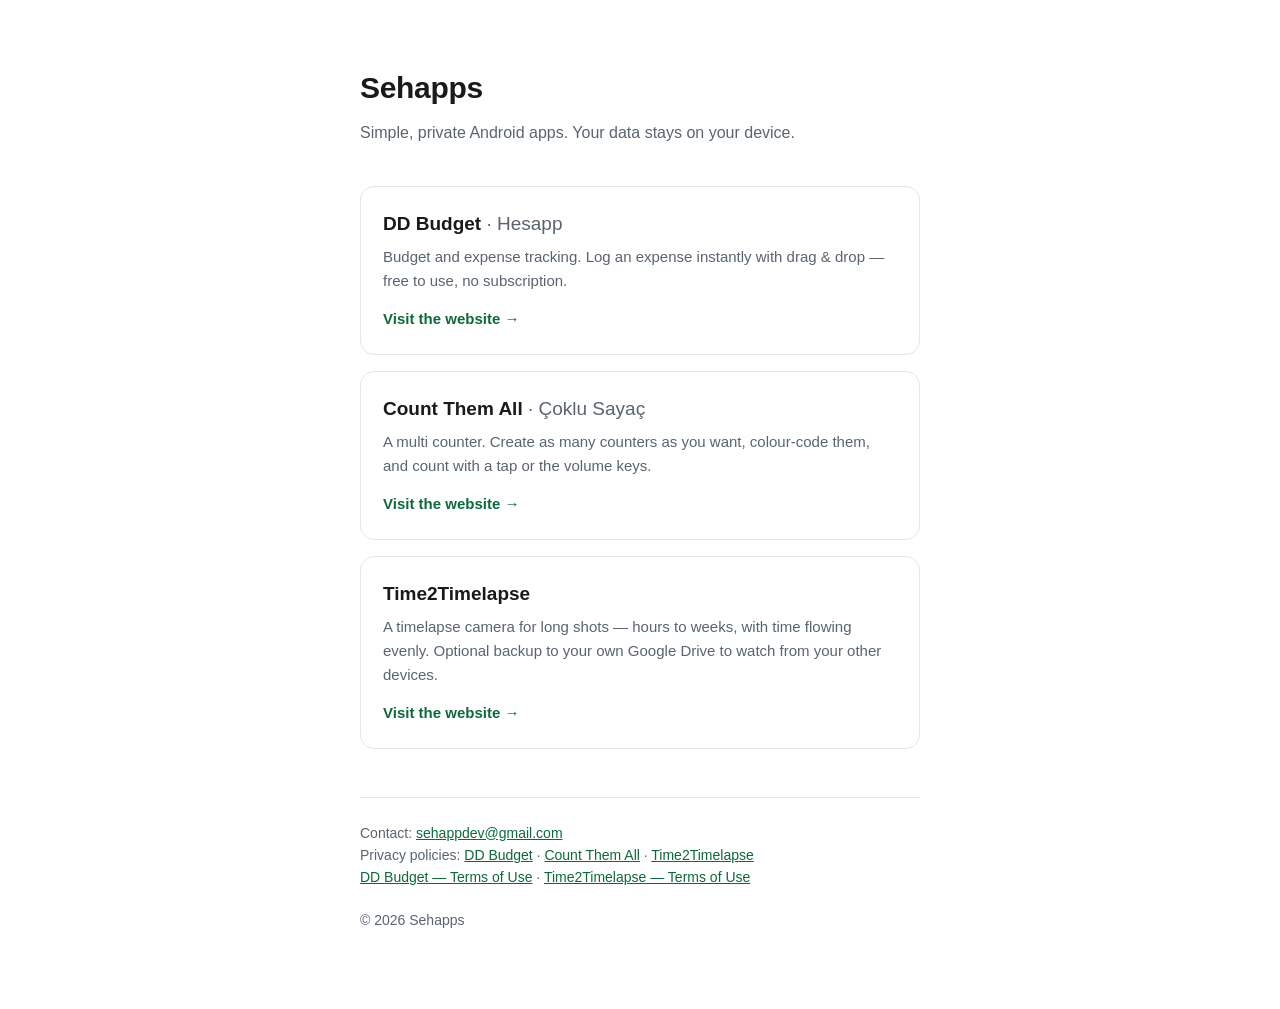
<file: index.html>
<!DOCTYPE html>
<html lang="en">
<head>
<meta charset="UTF-8">
<meta name="viewport" content="width=device-width, initial-scale=1.0">
<title>Sehapps</title>
<meta name="description" content="Sehapps builds simple, private Android apps. Currently: DD Budget / Hesapp, Count Them All and Time2Timelapse.">
<style>
  :root {
    --bg: #ffffff; --fg: #1a1a1a; --muted: #5a6470;
    --accent: #0b6b3a; --accent-fg: #ffffff; --border: #e3e6ea;
  }
  @media (prefers-color-scheme: dark) {
    :root { --bg:#121417; --fg:#e9eaed; --muted:#9aa3ad; --accent:#5fd49b; --accent-fg:#06251a; --border:#2a2f36; }
  }
  * { box-sizing: border-box; }
  body {
    margin: 0; padding: 64px 20px; background: var(--bg); color: var(--fg);
    font-family: -apple-system, BlinkMacSystemFont, "Segoe UI", Roboto, "Helvetica Neue", Arial, sans-serif;
    line-height: 1.6; font-size: 16px;
  }
  main { max-width: 560px; margin: 0 auto; }
  h1 { font-size: 30px; letter-spacing: -0.01em; margin: 0 0 8px; }
  .lede { color: var(--muted); margin: 0 0 40px; }
  .app {
    display: block; border: 1px solid var(--border); border-radius: 14px;
    padding: 22px; margin-bottom: 16px; text-decoration: none; color: inherit;
  }
  .app:last-of-type { margin-bottom: 0; }
  .app:hover { border-color: var(--accent); }
  .app h2 { font-size: 19px; margin: 0 0 6px; }
  .app p { margin: 0; color: var(--muted); font-size: 15px; }
  .go { display: inline-block; margin-top: 14px; color: var(--accent); font-weight: 600; font-size: 15px; }
  footer { margin-top: 48px; padding-top: 24px; border-top: 1px solid var(--border); font-size: 14px; color: var(--muted); }
  footer a { color: var(--accent); }
</style>
</head>
<body>
<main>
  <h1>Sehapps</h1>
  <p class="lede">Simple, private Android apps. Your data stays on your device.</p>

  <a class="app" href="https://sehapps.github.io/dd-budget/">
    <h2>DD Budget <span style="color:var(--muted);font-weight:400">· Hesapp</span></h2>
    <p>Budget and expense tracking. Log an expense instantly with drag &amp; drop — free to use, no subscription.</p>
    <span class="go">Visit the website →</span>
  </a>

  <a class="app" href="https://sehapps.github.io/count-them-all/">
    <h2>Count Them All <span style="color:var(--muted);font-weight:400">· Çoklu Sayaç</span></h2>
    <p>A multi counter. Create as many counters as you want, colour-code them, and count with a tap or the volume keys.</p>
    <span class="go">Visit the website →</span>
  </a>

  <a class="app" href="https://sehapps.github.io/time2timelapse/">
    <h2>Time2Timelapse</h2>
    <p>A timelapse camera for long shots — hours to weeks, with time flowing evenly. Optional backup to your own Google Drive to watch from your other devices.</p>
    <span class="go">Visit the website →</span>
  </a>

  <footer>
    Contact: <a href="mailto:sehappdev@gmail.com">sehappdev@gmail.com</a><br>
    Privacy policies:
    <a href="https://sehapps.github.io/dd-budget/privacy-en.html">DD Budget</a> ·
    <a href="https://sehapps.github.io/count-them-all/privacy-en.html">Count Them All</a> ·
    <a href="https://sehapps.github.io/time2timelapse/privacy-en.html">Time2Timelapse</a><br>
    <a href="https://sehapps.github.io/dd-budget/terms-en.html">DD Budget — Terms of Use</a> ·
    <a href="https://sehapps.github.io/time2timelapse/terms-en.html">Time2Timelapse — Terms of Use</a>
    <p style="margin-top:20px">© 2026 Sehapps</p>
  </footer>
</main>
</body>
</html>
</file>
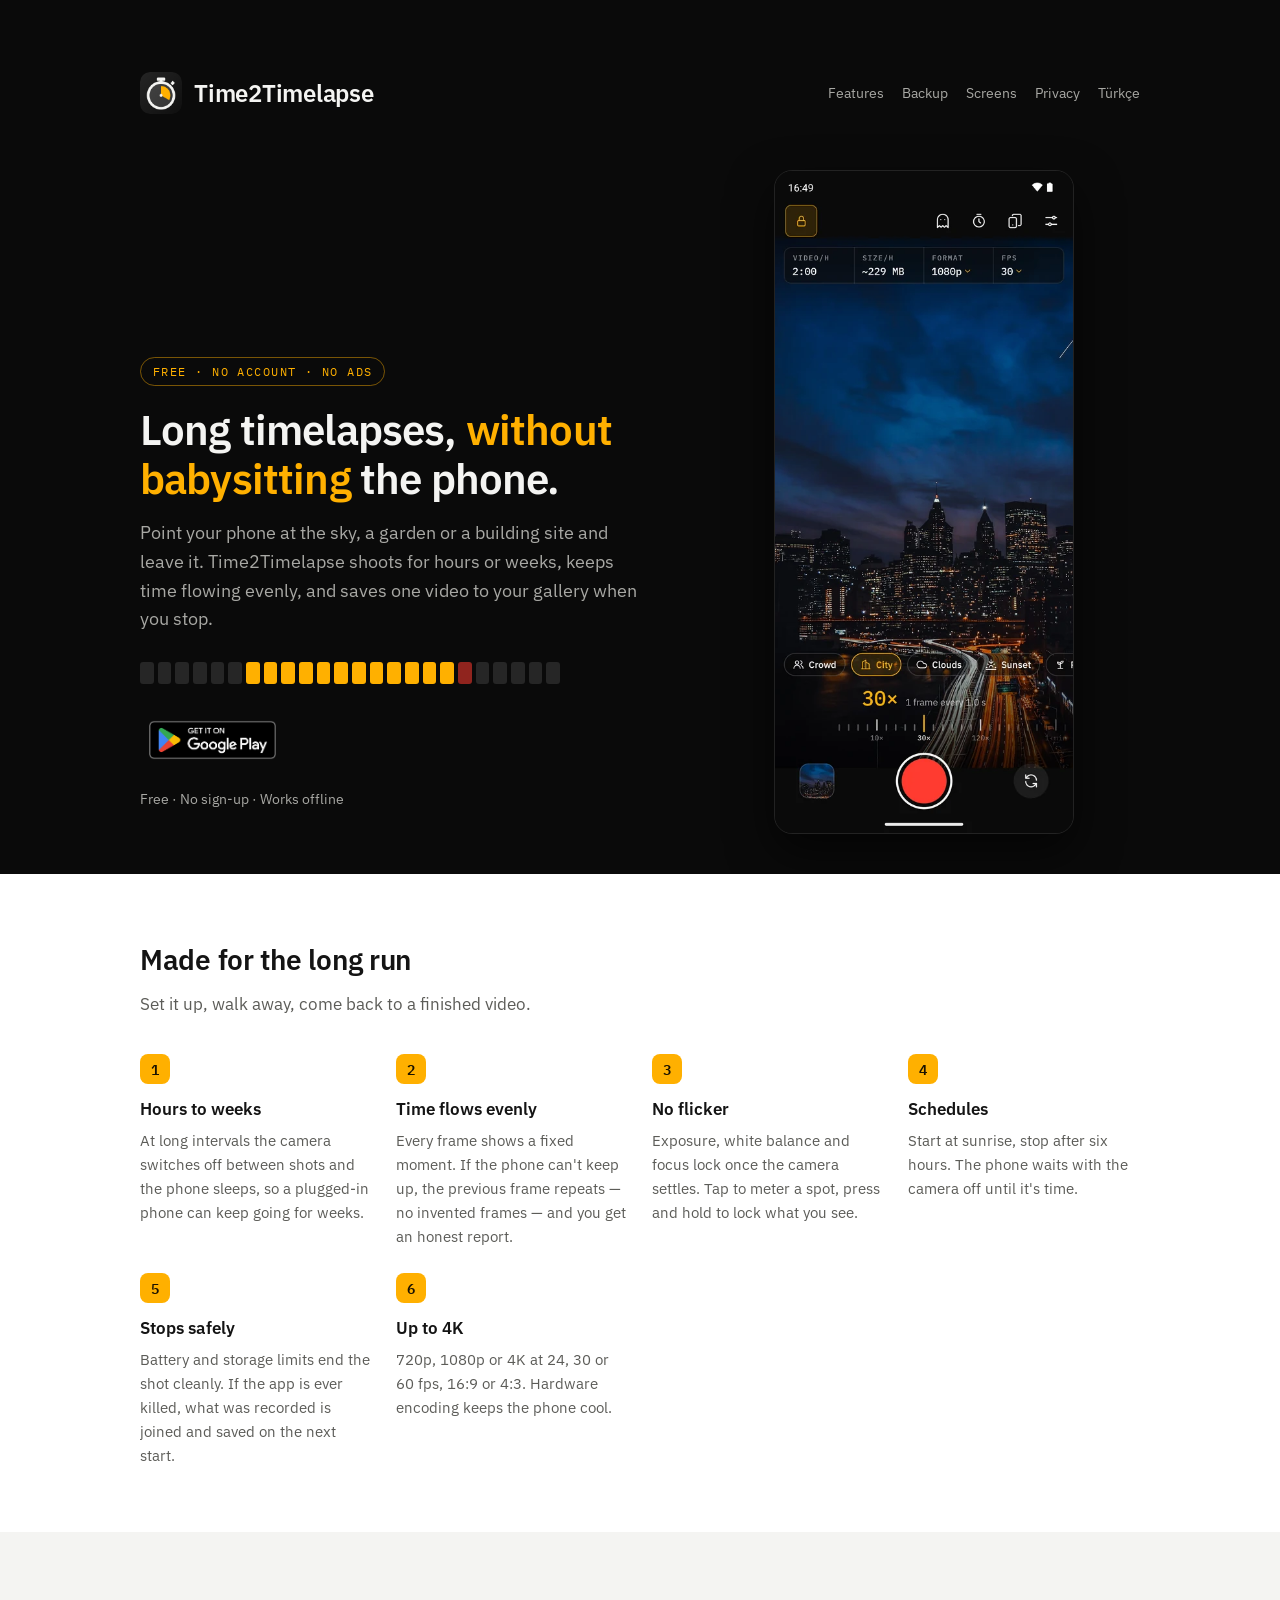
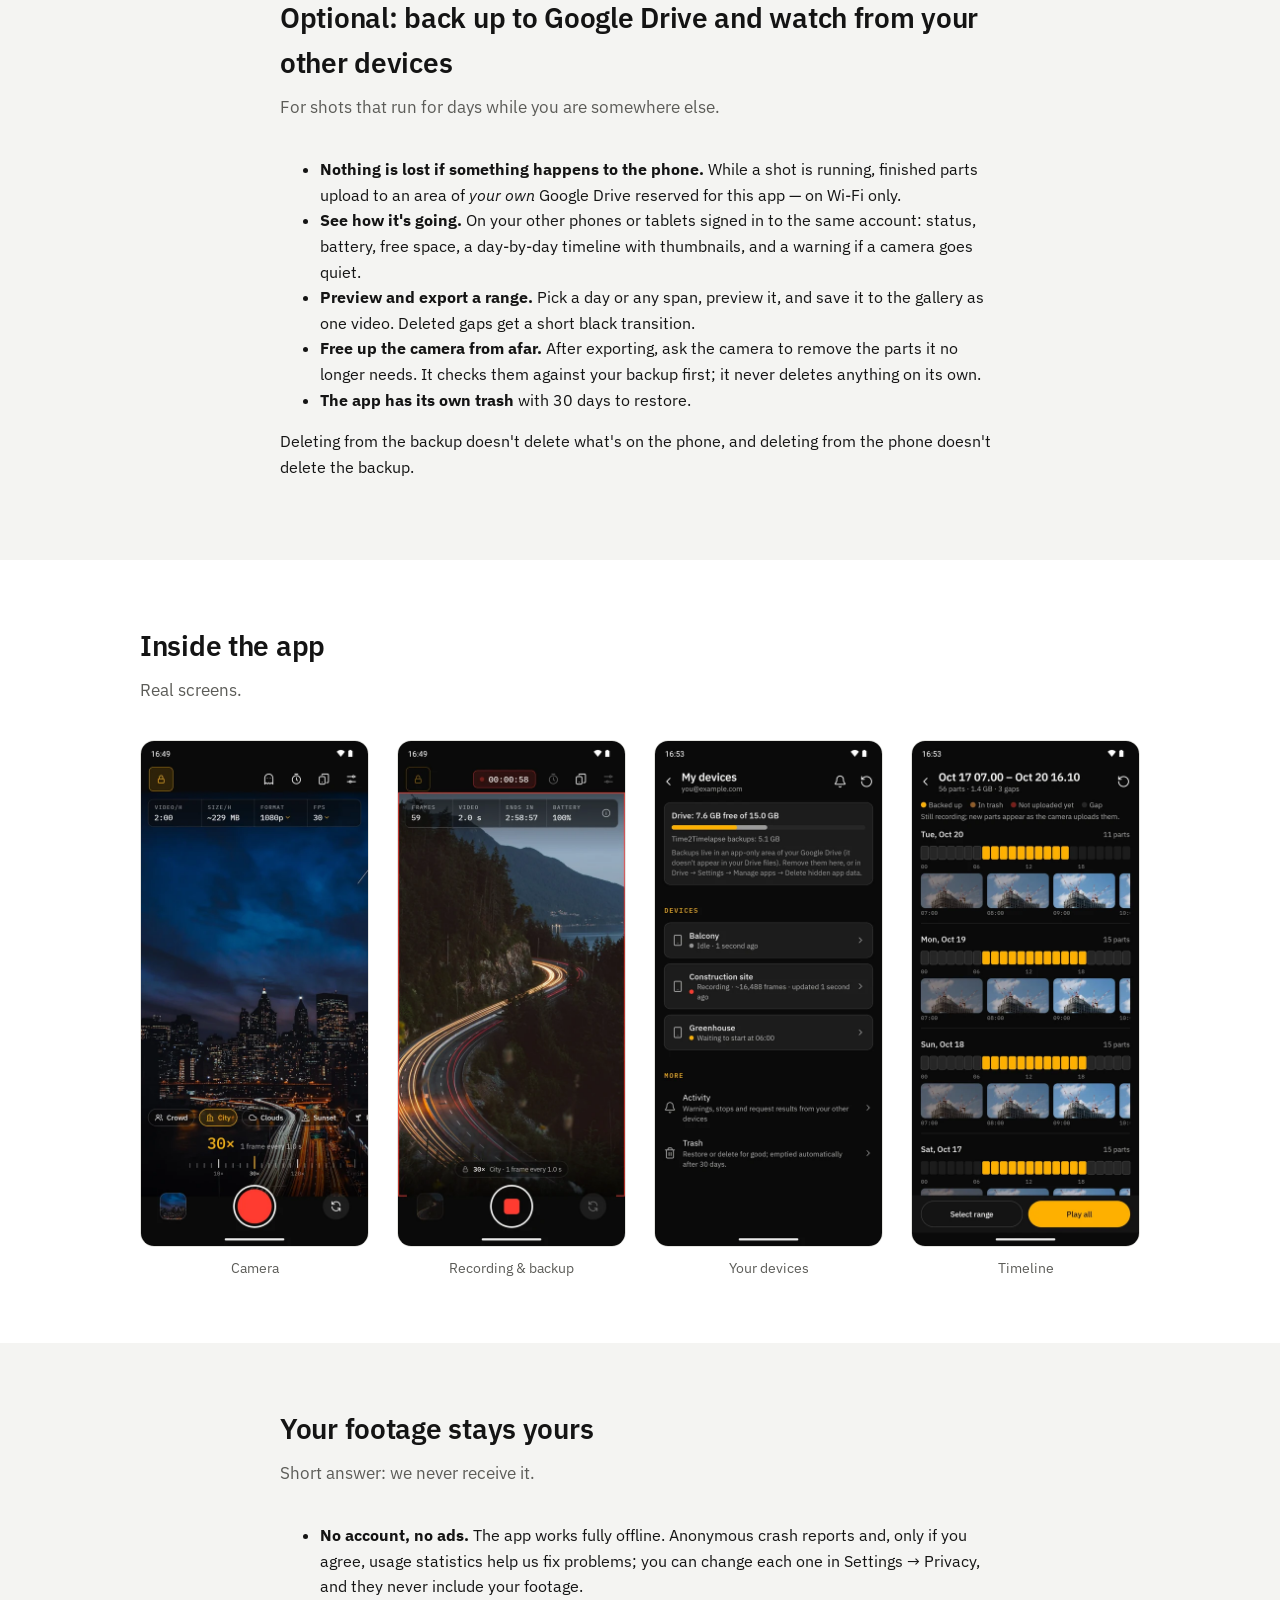
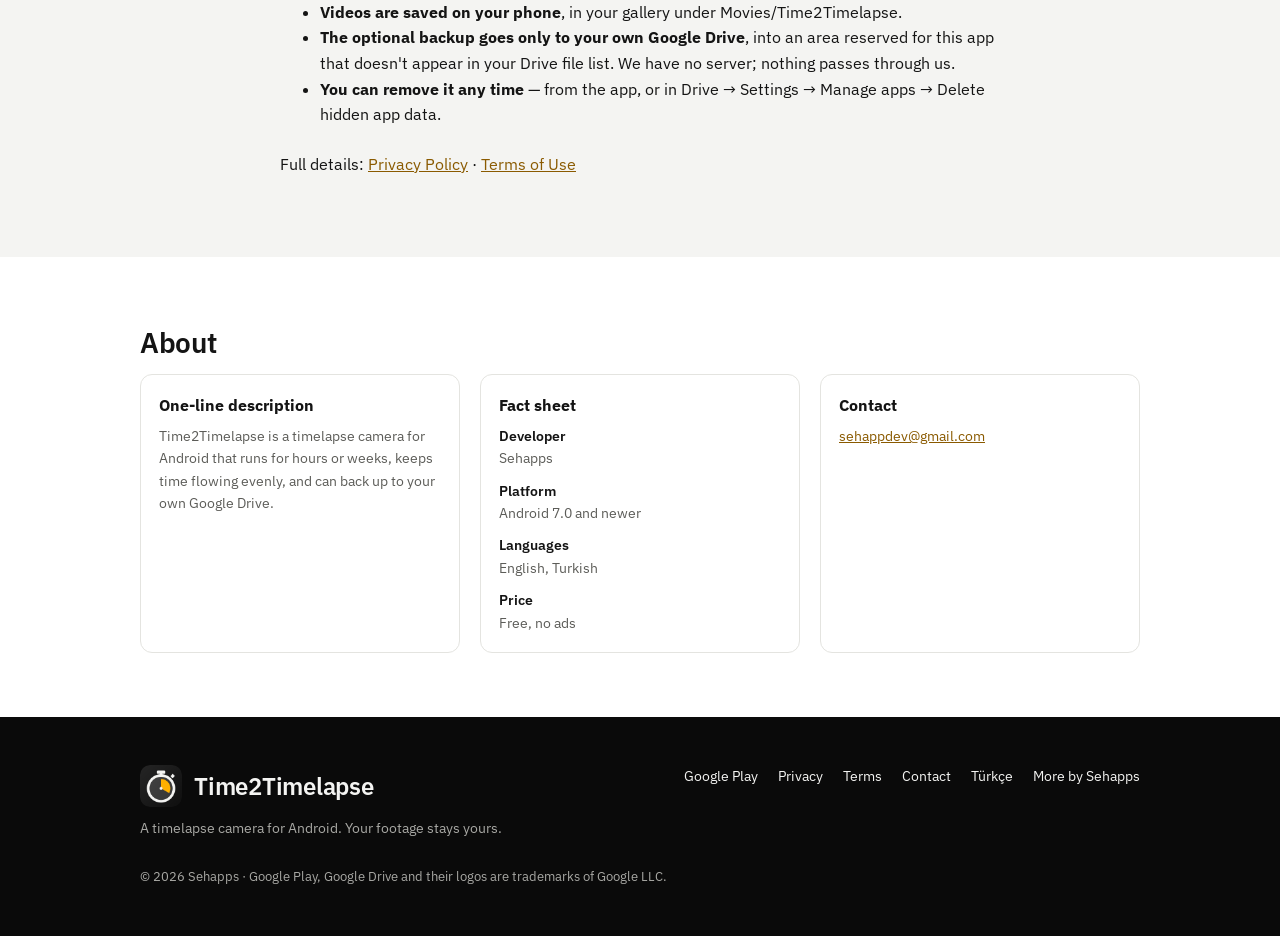
<file: time2timelapse/index.html>
<!DOCTYPE html>
<html lang="en">
<head>
<meta charset="UTF-8">
<meta name="viewport" content="width=device-width, initial-scale=1.0">
<title>Time2Timelapse — Timelapse Camera for Android</title>
<meta name="description" content="Shoot timelapses for hours or weeks with your Android phone. Time flows evenly, exposure stays locked, and an optional Google Drive backup lets you watch from your other devices. No account, no ads.">
<link rel="icon" href="assets/icon.png">
<link rel="preconnect" href="https://fonts.googleapis.com">
<link rel="preconnect" href="https://fonts.gstatic.com" crossorigin>
<link rel="stylesheet" href="https://fonts.googleapis.com/css2?family=IBM+Plex+Mono:wght@500&family=IBM+Plex+Sans:wght@400;600&display=swap">
<link rel="stylesheet" href="assets/site.css">
<link rel="canonical" href="https://sehapps.github.io/time2timelapse/">
<link rel="alternate" hreflang="en" href="https://sehapps.github.io/time2timelapse/">
<link rel="alternate" hreflang="tr" href="https://sehapps.github.io/time2timelapse/tr/">
<link rel="alternate" hreflang="x-default" href="https://sehapps.github.io/time2timelapse/">
<meta property="og:type" content="website">
<meta property="og:url" content="https://sehapps.github.io/time2timelapse/">
<meta property="og:site_name" content="Time2Timelapse">
<meta property="og:locale" content="en_US">
<meta property="og:title" content="Time2Timelapse — Timelapse Camera for Android">
<meta property="og:description" content="Hours to weeks of timelapse on your phone, with time flowing evenly. Optional Google Drive backup to watch from your other devices.">
<meta property="og:image" content="https://sehapps.github.io/time2timelapse/assets/og-en.jpg">
<meta property="og:image:type" content="image/jpeg">
<meta property="og:image:width" content="1200">
<meta property="og:image:height" content="630">
<meta property="og:image:alt" content="Time2Timelapse — timelapse camera for Android">
<meta name="twitter:card" content="summary_large_image">
<meta name="twitter:image" content="https://sehapps.github.io/time2timelapse/assets/og-en.jpg">
</head>
<body>

<div class="hero">
  <div class="wrap">
    <div style="grid-column: 1 / -1;">
      <div class="topbar">
        <a class="brand" href="./" style="color:#f4f4f2">
          <img src="assets/icon.png" alt="" width="42" height="42">
          Time2Timelapse
        </a>
        <nav class="topnav">
          <a href="#features">Features</a>
          <a href="#backup">Backup</a>
          <a href="#screens">Screens</a>
          <a href="#privacy">Privacy</a>
          <a href="tr/">Türkçe</a>
        </nav>
      </div>
    </div>

    <div class="hero-copy">
      <span class="eyebrow">Free · No account · No ads</span>
      <h1>Long timelapses, <em>without babysitting</em> the phone.</h1>
      <p class="lede">
        Point your phone at the sky, a garden or a building site and leave it. Time2Timelapse shoots for hours or weeks,
        keeps time flowing evenly, and saves one video to your gallery when you stop.
      </p>
      <div class="strip" aria-hidden="true">
        <i></i><i></i><i></i><i></i><i></i><i></i><i class="on"></i><i class="on"></i><i class="on"></i><i class="on"></i><i class="on"></i><i class="on"></i>
        <i class="on"></i><i class="on"></i><i class="on"></i><i class="on"></i><i class="on"></i><i class="on"></i><i class="rec"></i><i></i><i></i><i></i><i></i><i></i>
      </div>
      <a class="badge" href="https://play.google.com/store/apps/details?id=com.sehapps.time2timelapse&amp;referrer=utm_source%3Dlanding%26utm_medium%3Dhero%26utm_campaign%3Den_site">
        <img src="assets/gp-badge-en.png" alt="Get it on Google Play" width="646" height="250">
      </a>
      <span class="cta-note">Free · No sign-up · Works offline</span>
    </div>

    <div class="hero-shot">
      <img src="assets/shot-camera-en.webp" width="460" height="1022"
           alt="Time2Timelapse camera screen with the readout strip, presets and record button">
    </div>
  </div>
</div>

<section id="features">
  <div class="wrap">
    <h2>Made for the long run</h2>
    <p class="section-lede">Set it up, walk away, come back to a finished video.</p>

    <div class="values">
      <div class="value">
        <span class="num">1</span>
        <h3>Hours to weeks</h3>
        <p>At long intervals the camera switches off between shots and the phone sleeps, so a plugged-in phone can keep going for weeks.</p>
      </div>
      <div class="value">
        <span class="num">2</span>
        <h3>Time flows evenly</h3>
        <p>Every frame shows a fixed moment. If the phone can't keep up, the previous frame repeats — no invented frames — and you get an honest report.</p>
      </div>
      <div class="value">
        <span class="num">3</span>
        <h3>No flicker</h3>
        <p>Exposure, white balance and focus lock once the camera settles. Tap to meter a spot, press and hold to lock what you see.</p>
      </div>
      <div class="value">
        <span class="num">4</span>
        <h3>Schedules</h3>
        <p>Start at sunrise, stop after six hours. The phone waits with the camera off until it's time.</p>
      </div>
      <div class="value">
        <span class="num">5</span>
        <h3>Stops safely</h3>
        <p>Battery and storage limits end the shot cleanly. If the app is ever killed, what was recorded is joined and saved on the next start.</p>
      </div>
      <div class="value">
        <span class="num">6</span>
        <h3>Up to 4K</h3>
        <p>720p, 1080p or 4K at 24, 30 or 60 fps, 16:9 or 4:3. Hardware encoding keeps the phone cool.</p>
      </div>
    </div>
  </div>
</section>

<section id="backup" class="alt">
  <div class="wrap narrow">
    <h2>Optional: back up to Google Drive and watch from your other devices</h2>
    <p class="section-lede">For shots that run for days while you are somewhere else.</p>
    <ul>
      <li><strong>Nothing is lost if something happens to the phone.</strong> While a shot is running, finished parts upload to an area of <em>your own</em> Google Drive reserved for this app — on Wi-Fi only.</li>
      <li><strong>See how it's going.</strong> On your other phones or tablets signed in to the same account: status, battery, free space, a day-by-day timeline with thumbnails, and a warning if a camera goes quiet.</li>
      <li><strong>Preview and export a range.</strong> Pick a day or any span, preview it, and save it to the gallery as one video. Deleted gaps get a short black transition.</li>
      <li><strong>Free up the camera from afar.</strong> After exporting, ask the camera to remove the parts it no longer needs. It checks them against your backup first; it never deletes anything on its own.</li>
      <li><strong>The app has its own trash</strong> with 30 days to restore.</li>
    </ul>
    <p>Deleting from the backup doesn't delete what's on the phone, and deleting from the phone doesn't delete the backup.</p>
  </div>
</section>

<section id="screens">
  <div class="wrap">
    <h2>Inside the app</h2>
    <p class="section-lede">Real screens.</p>
    <div class="shots">
      <figure class="shot" style="margin:0">
        <img src="assets/shot-camera-en.webp" width="460" height="1022" alt="Camera screen before recording">
        <figcaption>Camera</figcaption>
      </figure>
      <figure class="shot" style="margin:0">
        <img src="assets/shot-recording-en.webp" width="460" height="1022" alt="Recording a long time-lapse: frames, video length and time left">
        <figcaption>Recording &amp; backup</figcaption>
      </figure>
      <figure class="shot" style="margin:0">
        <img src="assets/shot-devices-en.webp" width="460" height="1022" alt="Backups: devices and Drive storage">
        <figcaption>Your devices</figcaption>
      </figure>
      <figure class="shot" style="margin:0">
        <img src="assets/shot-timeline-en.webp" width="460" height="1022" alt="Timeline with hour strip and thumbnails">
        <figcaption>Timeline</figcaption>
      </figure>
    </div>
  </div>
</section>

<section id="privacy" class="alt">
  <div class="wrap narrow">
    <h2>Your footage stays yours</h2>
    <p class="section-lede">Short answer: we never receive it.</p>
    <ul>
      <li><strong>No account, no ads.</strong> The app works fully offline. Anonymous crash reports and, only if you agree, usage statistics help us fix problems; you can change each one in Settings → Privacy, and they never include your footage.</li>
      <li><strong>Videos are saved on your phone</strong>, in your gallery under Movies/Time2Timelapse.</li>
      <li><strong>The optional backup goes only to your own Google Drive</strong>, into an area reserved for this app that doesn't appear in your Drive file list. We have no server; nothing passes through us.</li>
      <li><strong>You can remove it any time</strong> — from the app, or in Drive → Settings → Manage apps → Delete hidden app data.</li>
    </ul>
    <p style="margin-top:24px">
      Full details: <a href="privacy-en.html">Privacy Policy</a> · <a href="terms-en.html">Terms of Use</a>
    </p>
  </div>
</section>

<section>
  <div class="wrap">
    <h2>About</h2>
    <div class="kit">
      <div>
        <h3>One-line description</h3>
        <p>Time2Timelapse is a timelapse camera for Android that runs for hours or weeks, keeps time flowing evenly, and can back up to your own Google Drive.</p>
      </div>
      <div>
        <h3>Fact sheet</h3>
        <dl class="facts">
          <dt>Developer</dt><dd>Sehapps</dd>
          <dt>Platform</dt><dd>Android 7.0 and newer</dd>
          <dt>Languages</dt><dd>English, Turkish</dd>
          <dt>Price</dt><dd>Free, no ads</dd>
        </dl>
      </div>
      <div>
        <h3>Contact</h3>
        <p><a href="mailto:sehappdev@gmail.com">sehappdev@gmail.com</a></p>
      </div>
    </div>
  </div>
</section>

<footer>
  <div class="wrap">
    <div class="footer-grid">
      <div>
        <div class="brand" style="color:#f4f4f2;margin-bottom:10px">
          <img src="assets/icon.png" alt="" width="42" height="42"> Time2Timelapse
        </div>
        <div>A timelapse camera for Android. Your footage stays yours.</div>
      </div>
      <div class="footer-links">
        <a href="https://play.google.com/store/apps/details?id=com.sehapps.time2timelapse&amp;referrer=utm_source%3Dlanding%26utm_medium%3Dfooter%26utm_campaign%3Den_site">Google Play</a>
        <a href="privacy-en.html">Privacy</a>
        <a href="terms-en.html">Terms</a>
        <a href="mailto:sehappdev@gmail.com">Contact</a>
        <a href="tr/">Türkçe</a>
        <a href="https://sehapps.github.io/">More by Sehapps</a>
      </div>
    </div>
    <div class="copyright">© 2026 Sehapps · Google Play, Google Drive and their logos are trademarks of Google LLC.</div>
  </div>
</footer>

</body>
</html>
</file>
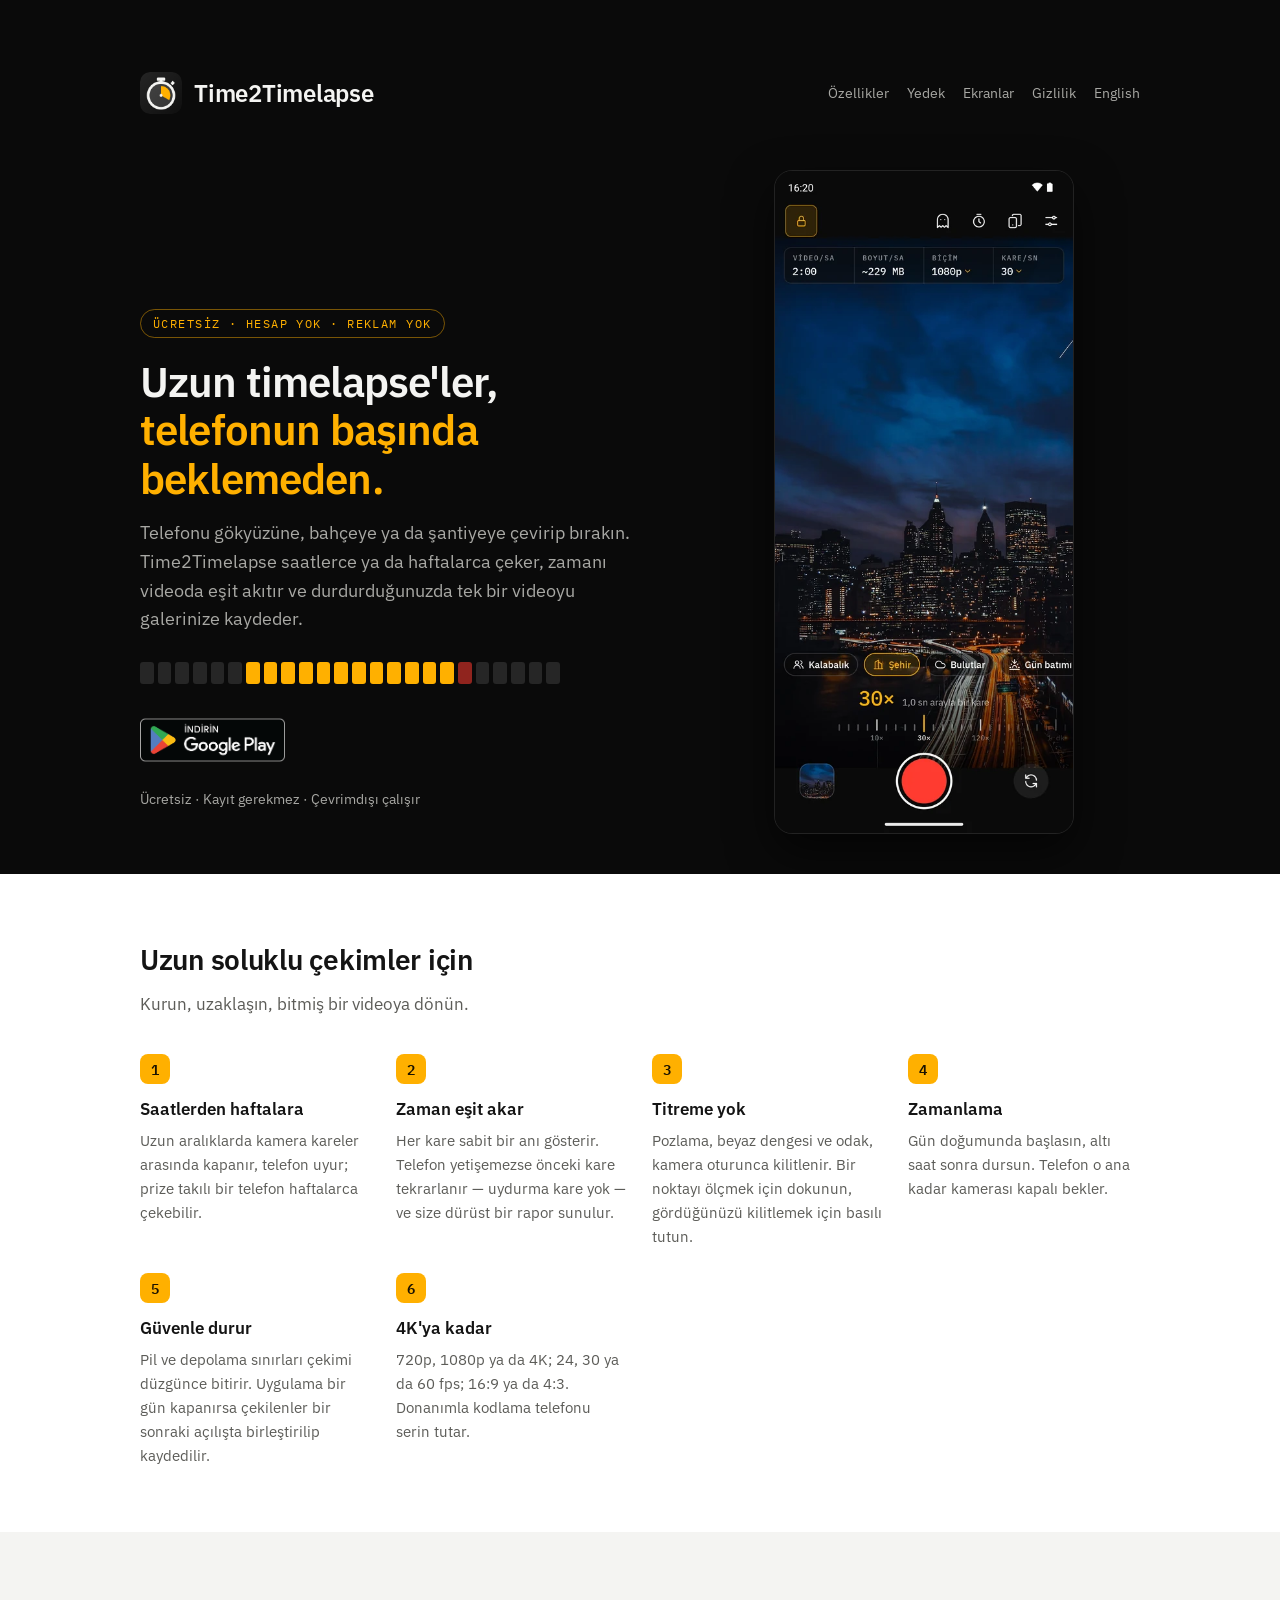
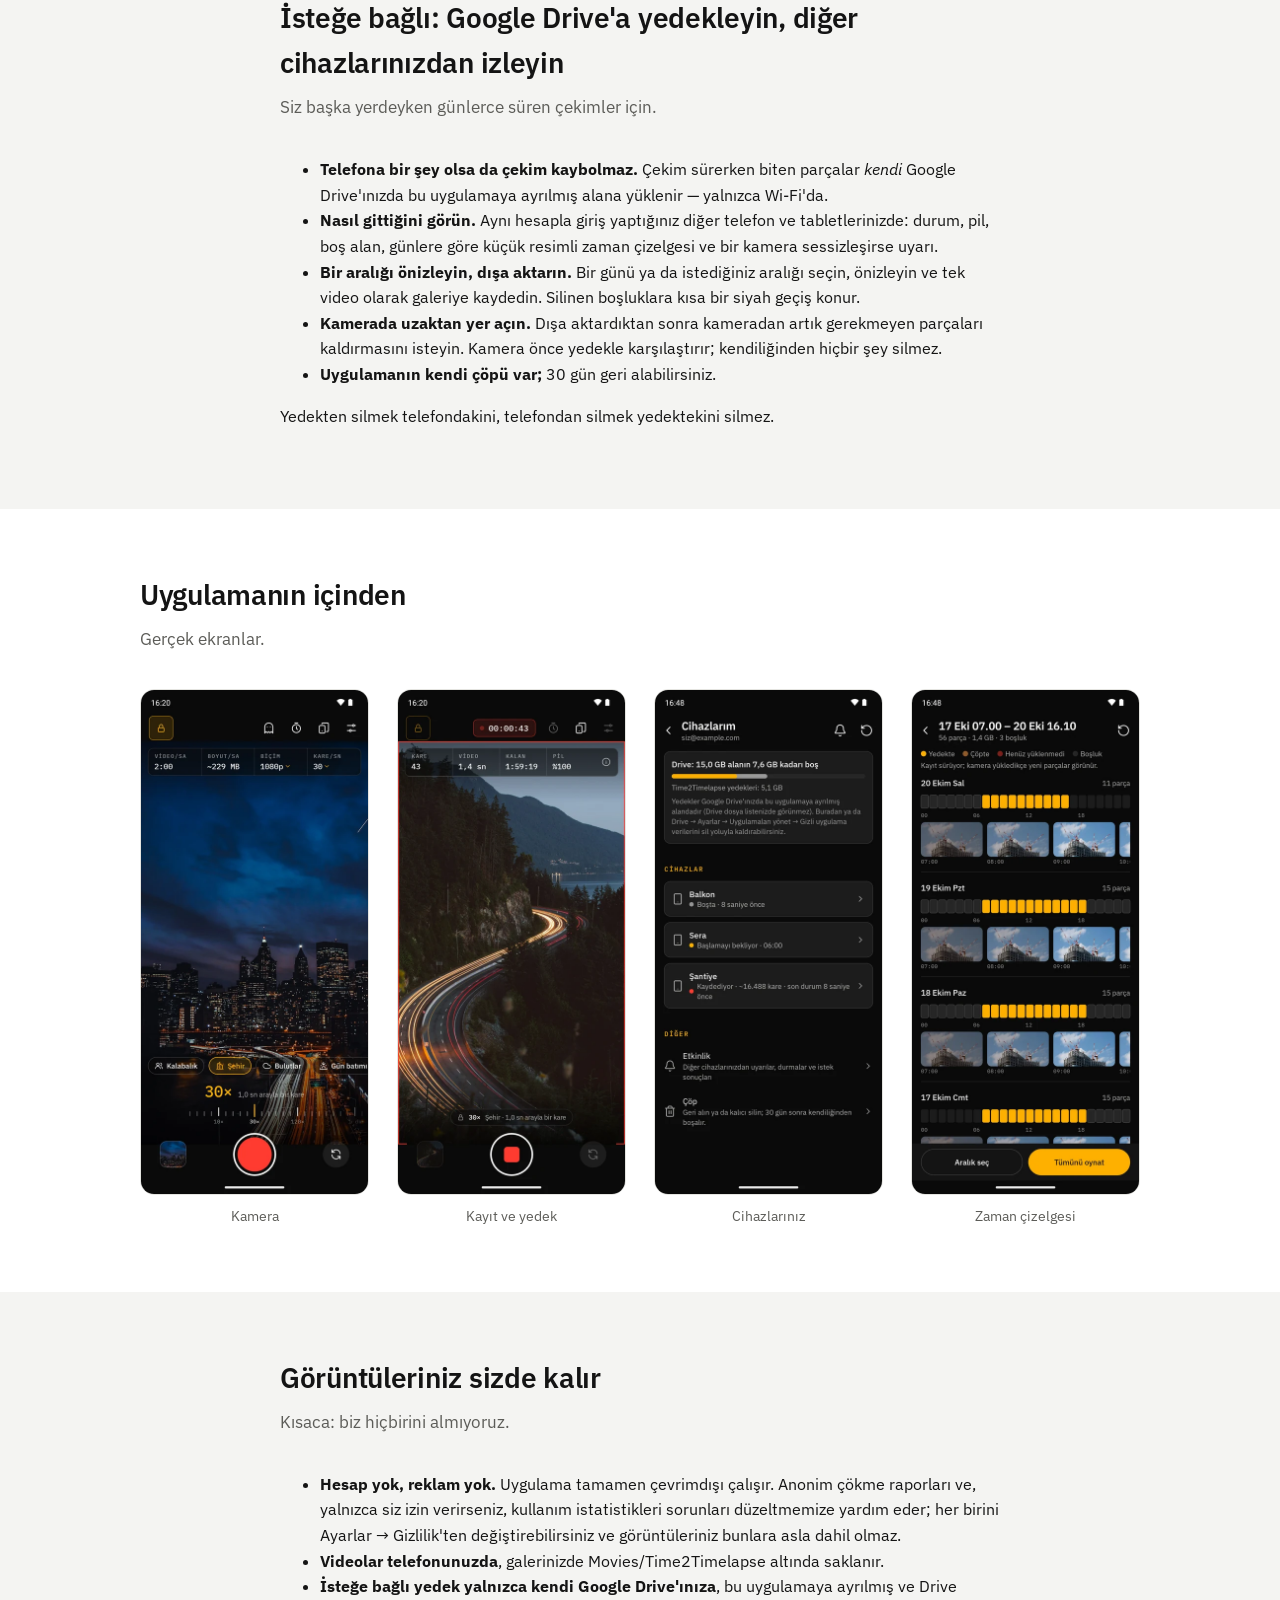
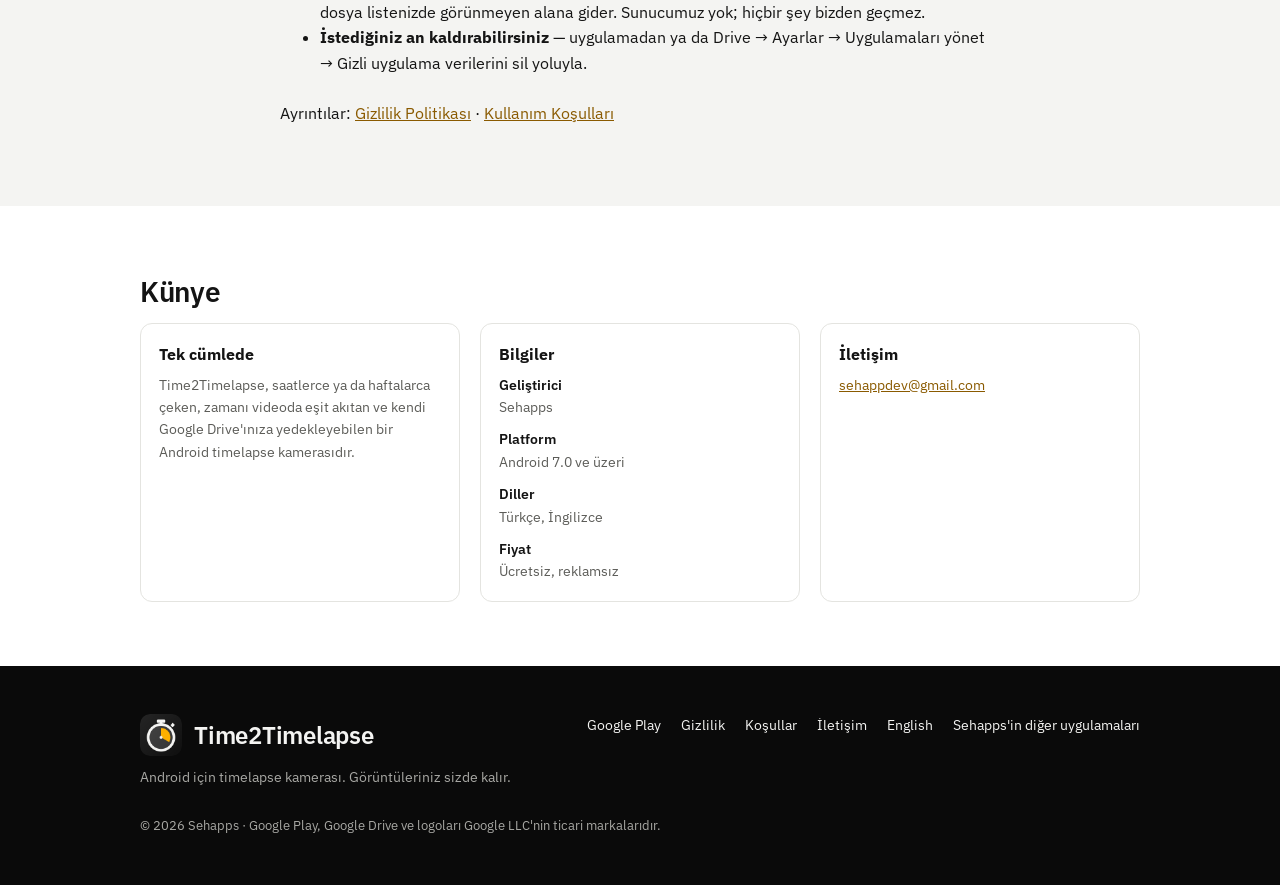
<file: time2timelapse/tr/index.html>
<!DOCTYPE html>
<html lang="tr">
<head>
<meta charset="UTF-8">
<meta name="viewport" content="width=device-width, initial-scale=1.0">
<title>Time2Timelapse — Android için Timelapse Kamerası</title>
<meta name="description" content="Android telefonunuzla saatlerce ya da haftalarca timelapse çekin. Zaman eşit akar, pozlama kilitli kalır; isteğe bağlı Google Drive yedeğiyle diğer cihazlarınızdan izleyin. Hesap yok, reklam yok.">
<link rel="icon" href="../assets/icon.png">
<link rel="preconnect" href="https://fonts.googleapis.com">
<link rel="preconnect" href="https://fonts.gstatic.com" crossorigin>
<link rel="stylesheet" href="https://fonts.googleapis.com/css2?family=IBM+Plex+Mono:wght@500&family=IBM+Plex+Sans:wght@400;600&display=swap">
<link rel="stylesheet" href="../assets/site.css">
<link rel="canonical" href="https://sehapps.github.io/time2timelapse/tr/">
<link rel="alternate" hreflang="en" href="https://sehapps.github.io/time2timelapse/">
<link rel="alternate" hreflang="tr" href="https://sehapps.github.io/time2timelapse/tr/">
<link rel="alternate" hreflang="x-default" href="https://sehapps.github.io/time2timelapse/">
<meta property="og:type" content="website">
<meta property="og:url" content="https://sehapps.github.io/time2timelapse/tr/">
<meta property="og:site_name" content="Time2Timelapse">
<meta property="og:locale" content="tr_TR">
<meta property="og:title" content="Time2Timelapse — Android için Timelapse Kamerası">
<meta property="og:description" content="Telefonunuzla saatlerden haftalara timelapse; zaman eşit akar. İsteğe bağlı Google Drive yedeğiyle diğer cihazlarınızdan izleyin.">
<meta property="og:image" content="https://sehapps.github.io/time2timelapse/assets/og-tr.jpg">
<meta property="og:image:type" content="image/jpeg">
<meta property="og:image:width" content="1200">
<meta property="og:image:height" content="630">
<meta property="og:image:alt" content="Time2Timelapse — Android için timelapse kamerası">
<meta name="twitter:card" content="summary_large_image">
<meta name="twitter:image" content="https://sehapps.github.io/time2timelapse/assets/og-tr.jpg">
</head>
<body>

<div class="hero">
  <div class="wrap">
    <div style="grid-column: 1 / -1;">
      <div class="topbar">
        <a class="brand" href="./" style="color:#f4f4f2">
          <img src="../assets/icon.png" alt="" width="42" height="42">
          Time2Timelapse
        </a>
        <nav class="topnav">
          <a href="#ozellikler">Özellikler</a>
          <a href="#yedek">Yedek</a>
          <a href="#ekranlar">Ekranlar</a>
          <a href="#gizlilik">Gizlilik</a>
          <a href="../">English</a>
        </nav>
      </div>
    </div>

    <div class="hero-copy">
      <span class="eyebrow">Ücretsiz · Hesap yok · Reklam yok</span>
      <h1>Uzun timelapse'ler, <em>telefonun başında beklemeden.</em></h1>
      <p class="lede">
        Telefonu gökyüzüne, bahçeye ya da şantiyeye çevirip bırakın. Time2Timelapse saatlerce ya da haftalarca çeker,
        zamanı videoda eşit akıtır ve durdurduğunuzda tek bir videoyu galerinize kaydeder.
      </p>
      <div class="strip" aria-hidden="true">
        <i></i><i></i><i></i><i></i><i></i><i></i><i class="on"></i><i class="on"></i><i class="on"></i><i class="on"></i><i class="on"></i><i class="on"></i>
        <i class="on"></i><i class="on"></i><i class="on"></i><i class="on"></i><i class="on"></i><i class="on"></i><i class="rec"></i><i></i><i></i><i></i><i></i><i></i>
      </div>
      <a class="badge" href="https://play.google.com/store/apps/details?id=com.sehapps.time2timelapse&amp;referrer=utm_source%3Dlanding%26utm_medium%3Dhero%26utm_campaign%3Dtr_site">
        <img src="../assets/gp-badge-tr.png" alt="Google Play'den alın" width="646" height="250">
      </a>
      <span class="cta-note">Ücretsiz · Kayıt gerekmez · Çevrimdışı çalışır</span>
    </div>

    <div class="hero-shot">
      <img src="../assets/shot-camera.webp" width="460" height="1022"
           alt="Time2Timelapse kamera ekranı: okuma şeridi, hazır senaryolar ve kayıt düğmesi">
    </div>
  </div>
</div>

<section id="ozellikler">
  <div class="wrap">
    <h2>Uzun soluklu çekimler için</h2>
    <p class="section-lede">Kurun, uzaklaşın, bitmiş bir videoya dönün.</p>

    <div class="values">
      <div class="value">
        <span class="num">1</span>
        <h3>Saatlerden haftalara</h3>
        <p>Uzun aralıklarda kamera kareler arasında kapanır, telefon uyur; prize takılı bir telefon haftalarca çekebilir.</p>
      </div>
      <div class="value">
        <span class="num">2</span>
        <h3>Zaman eşit akar</h3>
        <p>Her kare sabit bir anı gösterir. Telefon yetişemezse önceki kare tekrarlanır — uydurma kare yok — ve size dürüst bir rapor sunulur.</p>
      </div>
      <div class="value">
        <span class="num">3</span>
        <h3>Titreme yok</h3>
        <p>Pozlama, beyaz dengesi ve odak, kamera oturunca kilitlenir. Bir noktayı ölçmek için dokunun, gördüğünüzü kilitlemek için basılı tutun.</p>
      </div>
      <div class="value">
        <span class="num">4</span>
        <h3>Zamanlama</h3>
        <p>Gün doğumunda başlasın, altı saat sonra dursun. Telefon o ana kadar kamerası kapalı bekler.</p>
      </div>
      <div class="value">
        <span class="num">5</span>
        <h3>Güvenle durur</h3>
        <p>Pil ve depolama sınırları çekimi düzgünce bitirir. Uygulama bir gün kapanırsa çekilenler bir sonraki açılışta birleştirilip kaydedilir.</p>
      </div>
      <div class="value">
        <span class="num">6</span>
        <h3>4K'ya kadar</h3>
        <p>720p, 1080p ya da 4K; 24, 30 ya da 60 fps; 16:9 ya da 4:3. Donanımla kodlama telefonu serin tutar.</p>
      </div>
    </div>
  </div>
</section>

<section id="yedek" class="alt">
  <div class="wrap narrow">
    <h2>İsteğe bağlı: Google Drive'a yedekleyin, diğer cihazlarınızdan izleyin</h2>
    <p class="section-lede">Siz başka yerdeyken günlerce süren çekimler için.</p>
    <ul>
      <li><strong>Telefona bir şey olsa da çekim kaybolmaz.</strong> Çekim sürerken biten parçalar <em>kendi</em> Google Drive'ınızda bu uygulamaya ayrılmış alana yüklenir — yalnızca Wi-Fi'da.</li>
      <li><strong>Nasıl gittiğini görün.</strong> Aynı hesapla giriş yaptığınız diğer telefon ve tabletlerinizde: durum, pil, boş alan, günlere göre küçük resimli zaman çizelgesi ve bir kamera sessizleşirse uyarı.</li>
      <li><strong>Bir aralığı önizleyin, dışa aktarın.</strong> Bir günü ya da istediğiniz aralığı seçin, önizleyin ve tek video olarak galeriye kaydedin. Silinen boşluklara kısa bir siyah geçiş konur.</li>
      <li><strong>Kamerada uzaktan yer açın.</strong> Dışa aktardıktan sonra kameradan artık gerekmeyen parçaları kaldırmasını isteyin. Kamera önce yedekle karşılaştırır; kendiliğinden hiçbir şey silmez.</li>
      <li><strong>Uygulamanın kendi çöpü var;</strong> 30 gün geri alabilirsiniz.</li>
    </ul>
    <p>Yedekten silmek telefondakini, telefondan silmek yedektekini silmez.</p>
  </div>
</section>

<section id="ekranlar">
  <div class="wrap">
    <h2>Uygulamanın içinden</h2>
    <p class="section-lede">Gerçek ekranlar.</p>
    <div class="shots">
      <figure class="shot" style="margin:0">
        <img src="../assets/shot-camera.webp" width="460" height="1022" alt="Kayıttan önce kamera ekranı">
        <figcaption>Kamera</figcaption>
      </figure>
      <figure class="shot" style="margin:0">
        <img src="../assets/shot-recording.webp" width="460" height="1022" alt="Uzun bir çekim sürerken: kare, video süresi ve kalan süre">
        <figcaption>Kayıt ve yedek</figcaption>
      </figure>
      <figure class="shot" style="margin:0">
        <img src="../assets/shot-devices.webp" width="460" height="1022" alt="Yedekler: cihazlar ve Drive alanı">
        <figcaption>Cihazlarınız</figcaption>
      </figure>
      <figure class="shot" style="margin:0">
        <img src="../assets/shot-timeline.webp" width="460" height="1022" alt="Saat şeridi ve küçük resimlerle zaman çizelgesi">
        <figcaption>Zaman çizelgesi</figcaption>
      </figure>
    </div>
  </div>
</section>

<section id="gizlilik" class="alt">
  <div class="wrap narrow">
    <h2>Görüntüleriniz sizde kalır</h2>
    <p class="section-lede">Kısaca: biz hiçbirini almıyoruz.</p>
    <ul>
      <li><strong>Hesap yok, reklam yok.</strong> Uygulama tamamen çevrimdışı çalışır. Anonim çökme raporları ve, yalnızca siz izin verirseniz, kullanım istatistikleri sorunları düzeltmemize yardım eder; her birini Ayarlar → Gizlilik'ten değiştirebilirsiniz ve görüntüleriniz bunlara asla dahil olmaz.</li>
      <li><strong>Videolar telefonunuzda</strong>, galerinizde Movies/Time2Timelapse altında saklanır.</li>
      <li><strong>İsteğe bağlı yedek yalnızca kendi Google Drive'ınıza</strong>, bu uygulamaya ayrılmış ve Drive dosya listenizde görünmeyen alana gider. Sunucumuz yok; hiçbir şey bizden geçmez.</li>
      <li><strong>İstediğiniz an kaldırabilirsiniz</strong> — uygulamadan ya da Drive → Ayarlar → Uygulamaları yönet → Gizli uygulama verilerini sil yoluyla.</li>
    </ul>
    <p style="margin-top:24px">
      Ayrıntılar: <a href="../privacy-tr.html">Gizlilik Politikası</a> · <a href="../terms-tr.html">Kullanım Koşulları</a>
    </p>
  </div>
</section>

<section>
  <div class="wrap">
    <h2>Künye</h2>
    <div class="kit">
      <div>
        <h3>Tek cümlede</h3>
        <p>Time2Timelapse, saatlerce ya da haftalarca çeken, zamanı videoda eşit akıtan ve kendi Google Drive'ınıza yedekleyebilen bir Android timelapse kamerasıdır.</p>
      </div>
      <div>
        <h3>Bilgiler</h3>
        <dl class="facts">
          <dt>Geliştirici</dt><dd>Sehapps</dd>
          <dt>Platform</dt><dd>Android 7.0 ve üzeri</dd>
          <dt>Diller</dt><dd>Türkçe, İngilizce</dd>
          <dt>Fiyat</dt><dd>Ücretsiz, reklamsız</dd>
        </dl>
      </div>
      <div>
        <h3>İletişim</h3>
        <p><a href="mailto:sehappdev@gmail.com">sehappdev@gmail.com</a></p>
      </div>
    </div>
  </div>
</section>

<footer>
  <div class="wrap">
    <div class="footer-grid">
      <div>
        <div class="brand" style="color:#f4f4f2;margin-bottom:10px">
          <img src="../assets/icon.png" alt="" width="42" height="42"> Time2Timelapse
        </div>
        <div>Android için timelapse kamerası. Görüntüleriniz sizde kalır.</div>
      </div>
      <div class="footer-links">
        <a href="https://play.google.com/store/apps/details?id=com.sehapps.time2timelapse&amp;referrer=utm_source%3Dlanding%26utm_medium%3Dfooter%26utm_campaign%3Dtr_site">Google Play</a>
        <a href="../privacy-tr.html">Gizlilik</a>
        <a href="../terms-tr.html">Koşullar</a>
        <a href="mailto:sehappdev@gmail.com">İletişim</a>
        <a href="../">English</a>
        <a href="https://sehapps.github.io/">Sehapps'in diğer uygulamaları</a>
      </div>
    </div>
    <div class="copyright">© 2026 Sehapps · Google Play, Google Drive ve logoları Google LLC'nin ticari markalarıdır.</div>
  </div>
</footer>

</body>
</html>
</file>
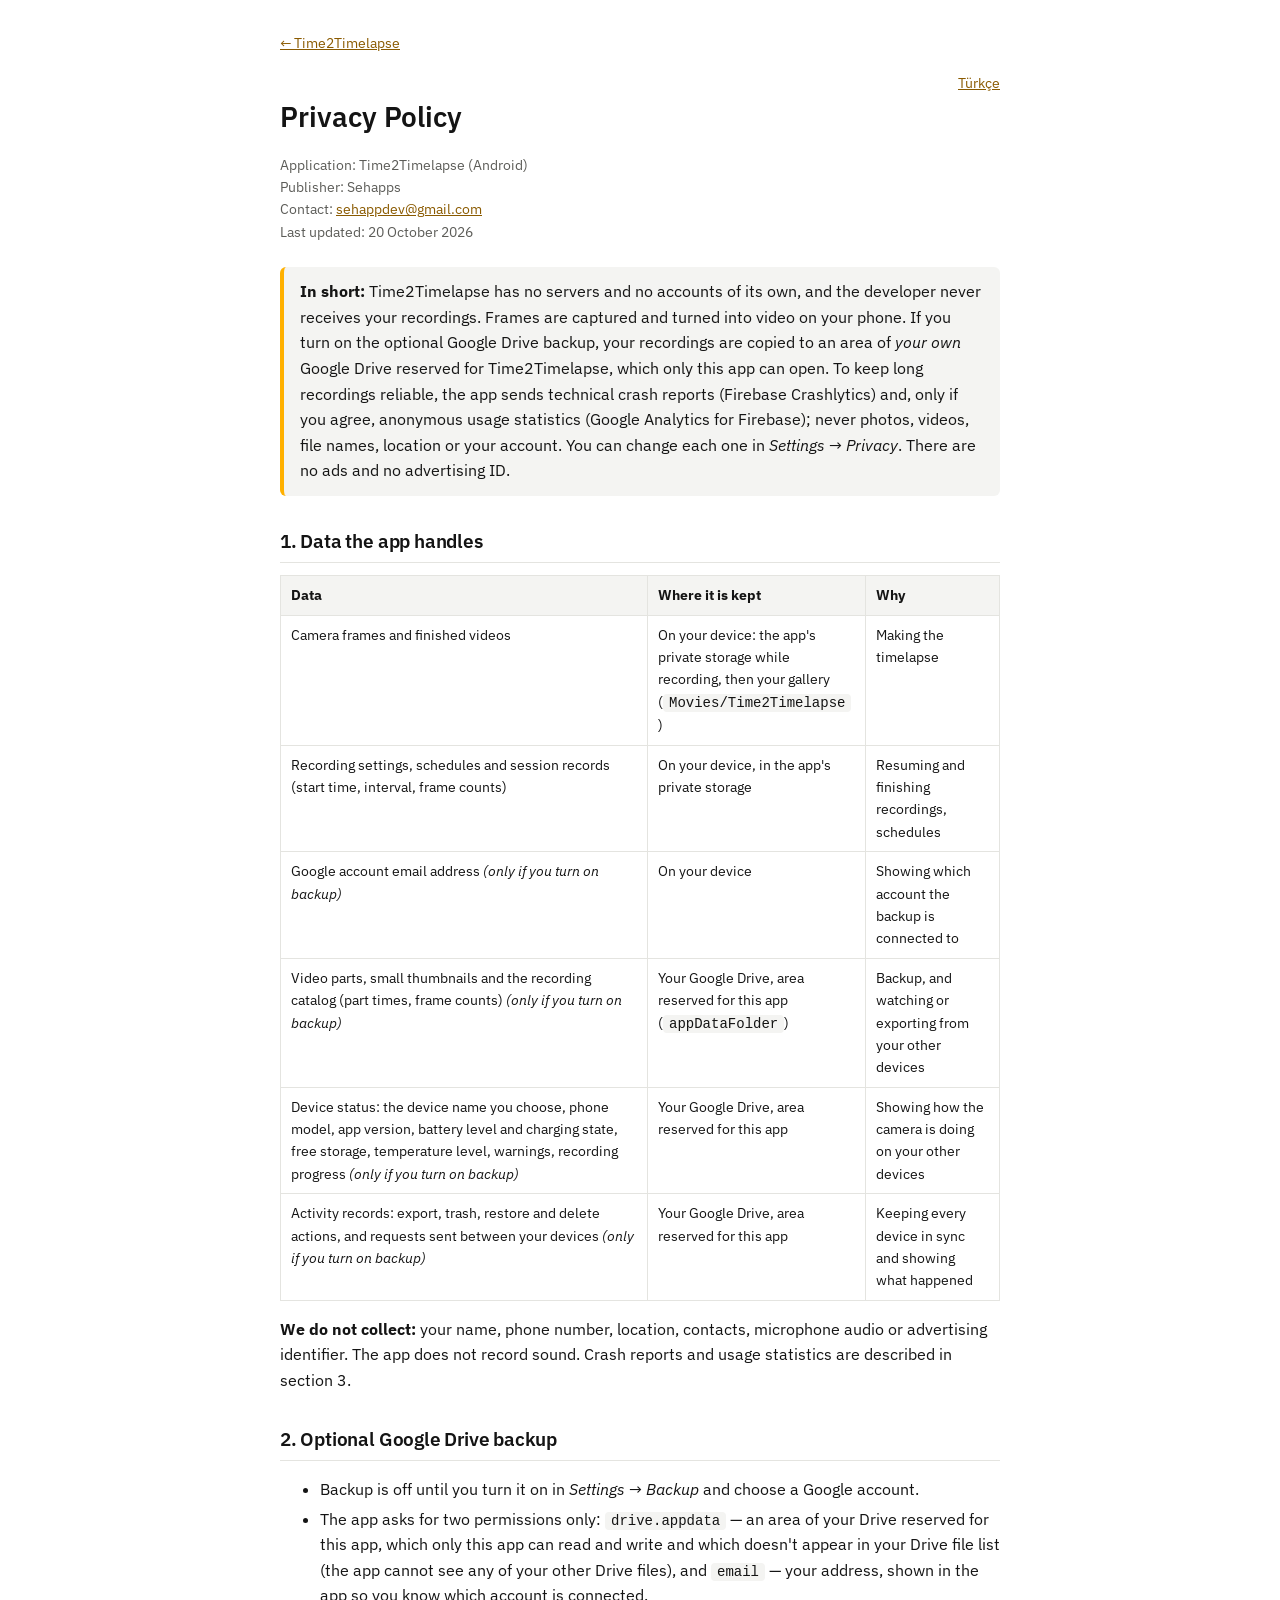
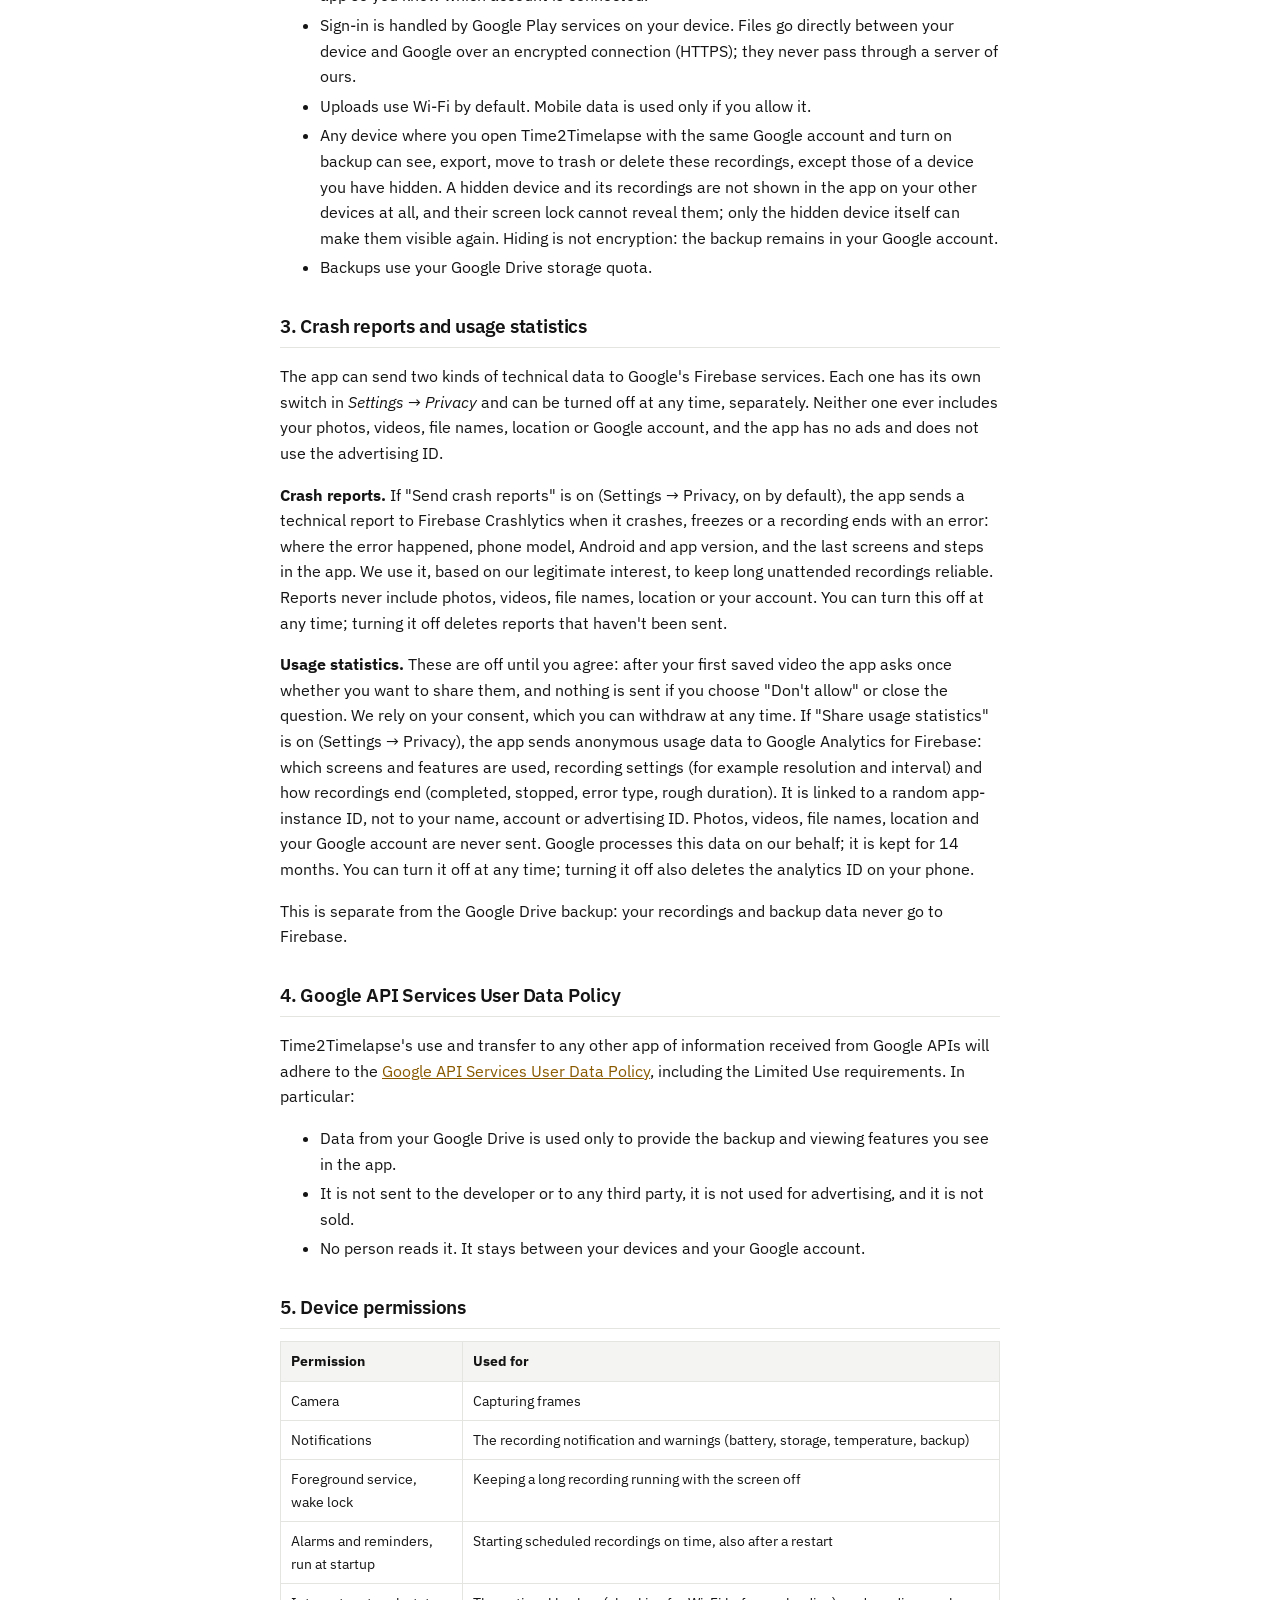
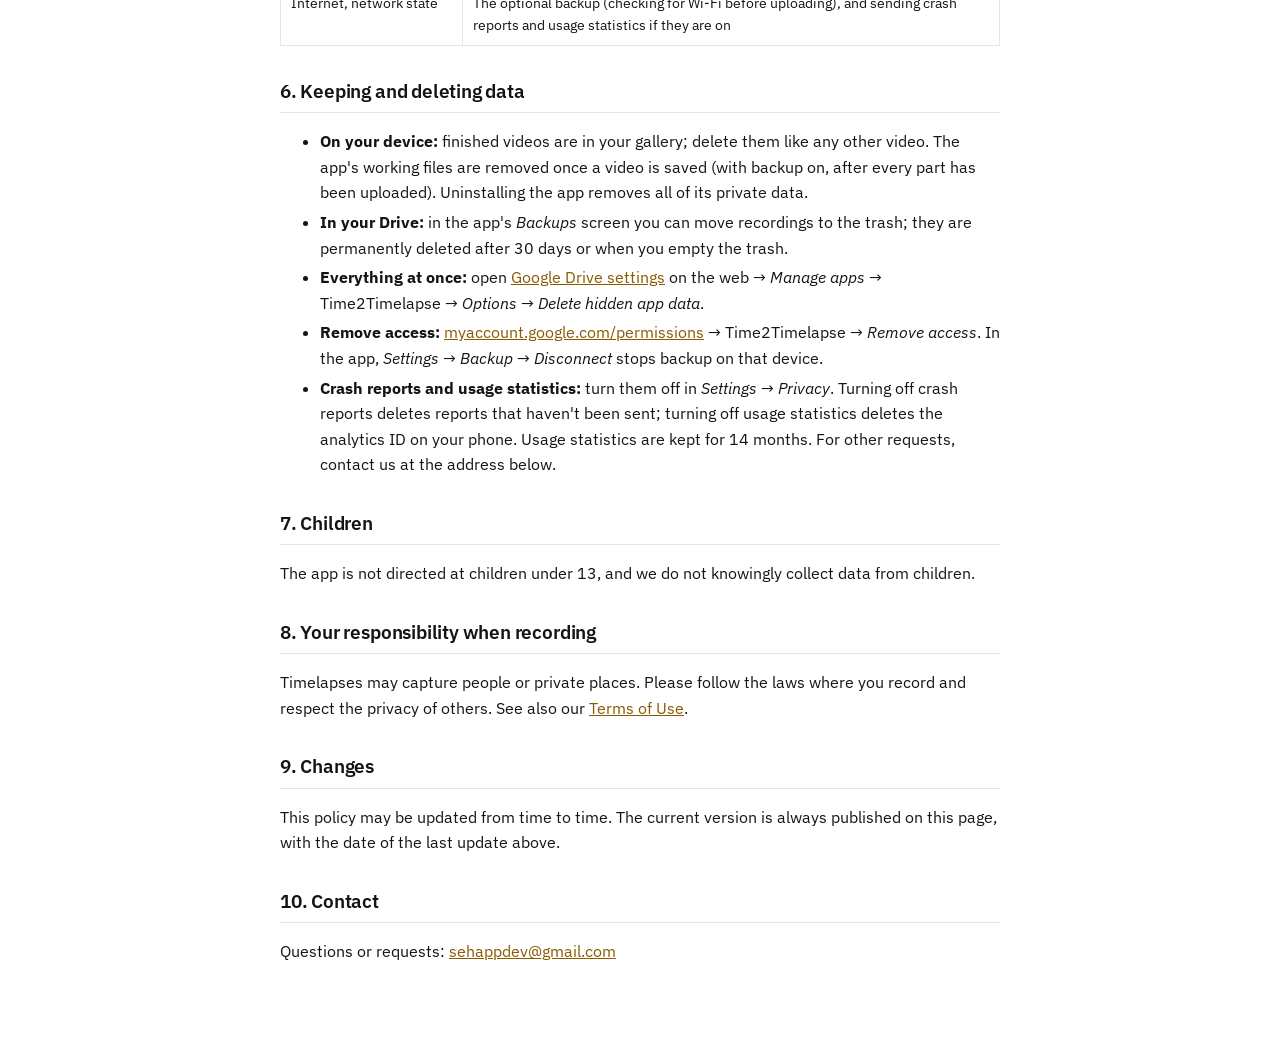
<file: time2timelapse/privacy-en.html>
<!DOCTYPE html>
<html lang="en">
<head>
<meta charset="UTF-8">
<meta name="viewport" content="width=device-width, initial-scale=1.0">
<title>Time2Timelapse — Privacy Policy</title>
<meta name="description" content="How Time2Timelapse handles your recordings, the optional Google Drive backup, crash reports and usage statistics. No developer servers, no ads.">
<link rel="icon" href="assets/icon.png">
<link rel="preconnect" href="https://fonts.googleapis.com">
<link rel="preconnect" href="https://fonts.gstatic.com" crossorigin>
<link rel="stylesheet" href="https://fonts.googleapis.com/css2?family=IBM+Plex+Mono:wght@500&family=IBM+Plex+Sans:wght@400;600&display=swap">
<link rel="stylesheet" href="assets/site.css">
<link rel="canonical" href="https://sehapps.github.io/time2timelapse/privacy-en.html">
<link rel="alternate" hreflang="en" href="https://sehapps.github.io/time2timelapse/privacy-en.html">
<link rel="alternate" hreflang="tr" href="https://sehapps.github.io/time2timelapse/privacy-tr.html">
</head>
<body>
<main class="legal">
  <a class="back" href="./">← Time2Timelapse</a>
  <div style="text-align:right;font-size:14px"><a href="privacy-tr.html">Türkçe</a></div>
  <h1>Privacy Policy</h1>
  <p class="meta">
    Application: Time2Timelapse (Android)<br>
    Publisher: Sehapps<br>
    Contact: <a href="mailto:sehappdev@gmail.com">sehappdev@gmail.com</a><br>
    Last updated: 20 October 2026
  </p>

  <div class="summary">
    <strong>In short:</strong> Time2Timelapse has no servers and no accounts of its own, and the developer never
    receives your recordings. Frames are captured and turned into video on your phone. If you
    turn on the optional Google Drive backup, your recordings are copied to an area of
    <em>your own</em> Google Drive reserved for Time2Timelapse, which only this app can open. To keep long recordings reliable, the app
    sends technical crash reports (Firebase Crashlytics) and, only if you agree, anonymous usage statistics
    (Google Analytics for Firebase); never photos, videos, file names, location or your account. You can change each
    one in <em>Settings → Privacy</em>. There are no ads and no advertising ID.
  </div>

  <h2>1. Data the app handles</h2>
  <table>
    <thead>
      <tr><th>Data</th><th>Where it is kept</th><th>Why</th></tr>
    </thead>
    <tbody>
      <tr>
        <td>Camera frames and finished videos</td>
        <td>On your device: the app's private storage while recording, then your gallery
          (<code>Movies/Time2Timelapse</code>)</td>
        <td>Making the timelapse</td>
      </tr>
      <tr>
        <td>Recording settings, schedules and session records (start time, interval, frame counts)</td>
        <td>On your device, in the app's private storage</td>
        <td>Resuming and finishing recordings, schedules</td>
      </tr>
      <tr>
        <td>Google account email address <em>(only if you turn on backup)</em></td>
        <td>On your device</td>
        <td>Showing which account the backup is connected to</td>
      </tr>
      <tr>
        <td>Video parts, small thumbnails and the recording catalog (part times, frame counts)
          <em>(only if you turn on backup)</em></td>
        <td>Your Google Drive, area reserved for this app (<code>appDataFolder</code>)</td>
        <td>Backup, and watching or exporting from your other devices</td>
      </tr>
      <tr>
        <td>Device status: the device name you choose, phone model, app version, battery level and charging
          state, free storage, temperature level, warnings, recording progress
          <em>(only if you turn on backup)</em></td>
        <td>Your Google Drive, area reserved for this app</td>
        <td>Showing how the camera is doing on your other devices</td>
      </tr>
      <tr>
        <td>Activity records: export, trash, restore and delete actions, and requests sent between your devices
          <em>(only if you turn on backup)</em></td>
        <td>Your Google Drive, area reserved for this app</td>
        <td>Keeping every device in sync and showing what happened</td>
      </tr>
    </tbody>
  </table>
  <p><strong>We do not collect:</strong> your name, phone number, location, contacts, microphone audio or
  advertising identifier. The app does not record sound. Crash reports and usage statistics are described in
  section 3.</p>

  <h2>2. Optional Google Drive backup</h2>
  <ul>
    <li>Backup is off until you turn it on in <em>Settings → Backup</em> and choose a Google account.</li>
    <li>The app asks for two permissions only:
      <code>drive.appdata</code> — an area of your Drive reserved for this app, which only this app can read
      and write and which doesn't appear in your Drive file list (the app cannot see any of your other Drive files),
      and
      <code>email</code> — your address, shown in the app so you know which account is connected.</li>
    <li>Sign-in is handled by Google Play services on your device. Files go directly between your device and
      Google over an encrypted connection (HTTPS); they never pass through a server of ours.</li>
    <li>Uploads use Wi-Fi by default. Mobile data is used only if you allow it.</li>
    <li>Any device where you open Time2Timelapse with the same Google account and turn on backup can see,
      export, move to trash or delete these recordings, except those of a device you have hidden. A hidden device
      and its recordings are not shown in the app on your other devices at all, and their screen lock cannot reveal
      them; only the hidden device itself can make them visible again. Hiding is not encryption: the backup
      remains in your Google account.</li>
    <li>Backups use your Google Drive storage quota.</li>
  </ul>

  <h2>3. Crash reports and usage statistics</h2>
  <p>The app can send two kinds of technical data to Google's Firebase services. Each one has its own switch in
  <em>Settings → Privacy</em> and can be turned off at any time, separately. Neither one ever includes your photos,
  videos, file names, location or Google account, and the app has no ads and does not use the advertising ID.</p>
  <p><strong>Crash reports.</strong> If "Send crash reports" is on (Settings → Privacy, on by default), the app sends a
  technical report to Firebase Crashlytics when it crashes, freezes or a recording ends with an error: where the error
  happened, phone model, Android and app version, and the last screens and steps in the app. We use it, based on our
  legitimate interest, to keep long unattended recordings reliable. Reports never include photos, videos, file names,
  location or your account. You can turn this off at any time; turning it off deletes reports that haven't been sent.</p>
  <p><strong>Usage statistics.</strong> These are off until you agree: after your first saved video the app asks once
  whether you want to share them, and nothing is sent if you choose "Don't allow" or close the question. We rely on
  your consent, which you can withdraw at any time. If "Share usage statistics" is on (Settings → Privacy), the app sends anonymous
  usage data to Google Analytics for Firebase: which screens and features are used, recording settings (for example
  resolution and interval) and how recordings end (completed, stopped, error type, rough duration). It is linked to a
  random app-instance ID, not to your name, account or advertising ID. Photos, videos, file names, location and your
  Google account are never sent. Google processes this data on our behalf; it is kept for 14 months. You can turn it
  off at any time; turning it off also deletes the analytics ID on your phone.</p>
  <p>This is separate from the Google Drive backup: your recordings and backup data never go to Firebase.</p>

  <h2>4. Google API Services User Data Policy</h2>
  <p>Time2Timelapse's use and transfer to any other app of information received from Google APIs will adhere to the
  <a href="https://developers.google.com/terms/api-services-user-data-policy" target="_blank" rel="noopener">Google API Services User Data Policy</a>,
  including the Limited Use requirements. In particular:</p>
  <ul>
    <li>Data from your Google Drive is used only to provide the backup and viewing features you see in the app.</li>
    <li>It is not sent to the developer or to any third party, it is not used for advertising, and it is not sold.</li>
    <li>No person reads it. It stays between your devices and your Google account.</li>
  </ul>

  <h2>5. Device permissions</h2>
  <table>
    <thead><tr><th>Permission</th><th>Used for</th></tr></thead>
    <tbody>
      <tr><td>Camera</td><td>Capturing frames</td></tr>
      <tr><td>Notifications</td><td>The recording notification and warnings (battery, storage, temperature, backup)</td></tr>
      <tr><td>Foreground service, wake lock</td><td>Keeping a long recording running with the screen off</td></tr>
      <tr><td>Alarms and reminders, run at startup</td><td>Starting scheduled recordings on time, also after a restart</td></tr>
      <tr><td>Internet, network state</td><td>The optional backup (checking for Wi-Fi before uploading), and sending crash reports and usage statistics if they are on</td></tr>
    </tbody>
  </table>

  <h2>6. Keeping and deleting data</h2>
  <ul>
    <li><strong>On your device:</strong> finished videos are in your gallery; delete them like any other video.
      The app's working files are removed once a video is saved (with backup on, after every part has been uploaded).
      Uninstalling the app removes all of its private data.</li>
    <li><strong>In your Drive:</strong> in the app's <em>Backups</em> screen you can move recordings to the trash;
      they are permanently deleted after 30 days or when you empty the trash.</li>
    <li><strong>Everything at once:</strong> open <a href="https://drive.google.com/drive/settings" target="_blank" rel="noopener">Google Drive settings</a>
      on the web → <em>Manage apps</em> → Time2Timelapse → <em>Options</em> → <em>Delete hidden app data</em>.</li>
    <li><strong>Remove access:</strong> <a href="https://myaccount.google.com/permissions" target="_blank" rel="noopener">myaccount.google.com/permissions</a>
      → Time2Timelapse → <em>Remove access</em>. In the app, <em>Settings → Backup → Disconnect</em> stops backup on that device.</li>
    <li><strong>Crash reports and usage statistics:</strong> turn them off in <em>Settings → Privacy</em>. Turning off crash
      reports deletes reports that haven't been sent; turning off usage statistics deletes the analytics ID on your phone.
      Usage statistics are kept for 14 months. For other requests, contact us at the address below.</li>
  </ul>

  <h2>7. Children</h2>
  <p>The app is not directed at children under 13, and we do not knowingly collect data from children.</p>

  <h2>8. Your responsibility when recording</h2>
  <p>Timelapses may capture people or private places. Please follow the laws where you record and respect the
  privacy of others. See also our <a href="terms-en.html">Terms of Use</a>.</p>

  <h2>9. Changes</h2>
  <p>This policy may be updated from time to time. The current version is always published on this page, with the
  date of the last update above.</p>

  <h2>10. Contact</h2>
  <p>Questions or requests: <a href="mailto:sehappdev@gmail.com">sehappdev@gmail.com</a></p>
</main>
</body>
</html>
</file>
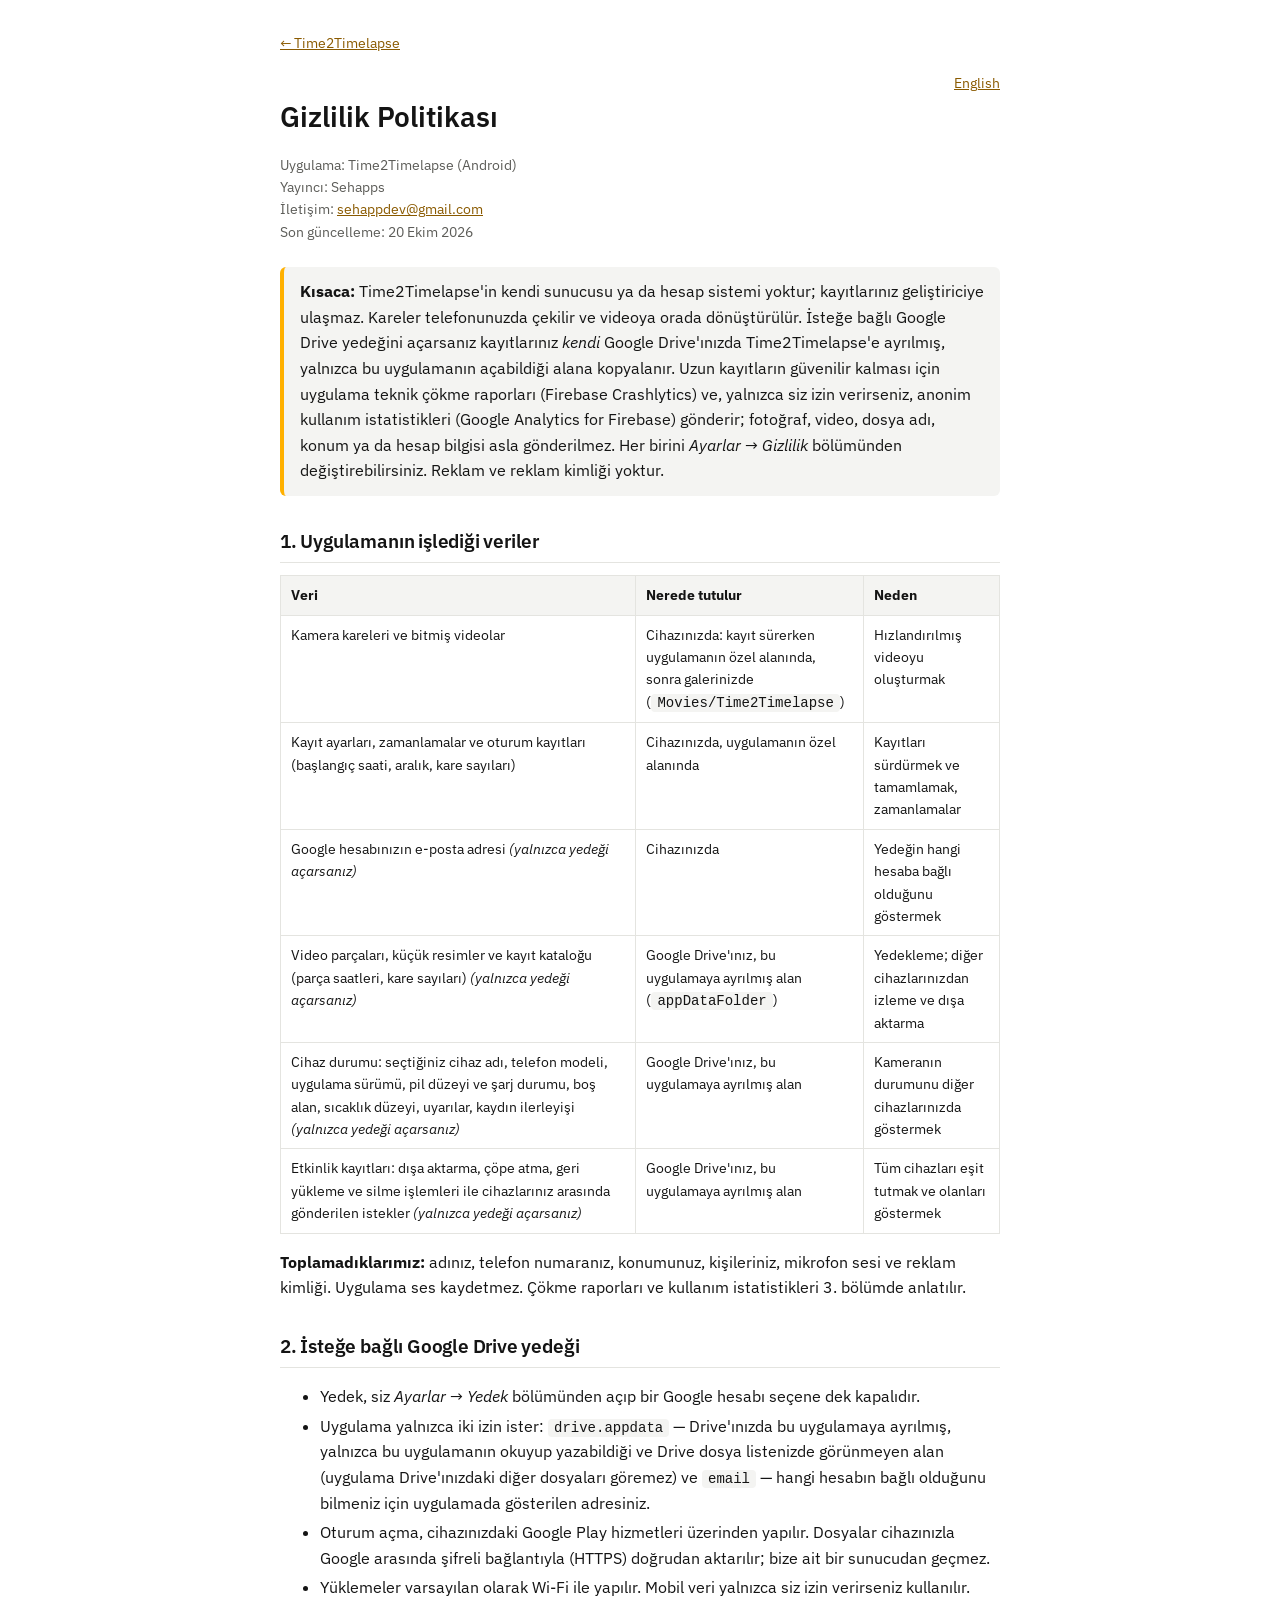
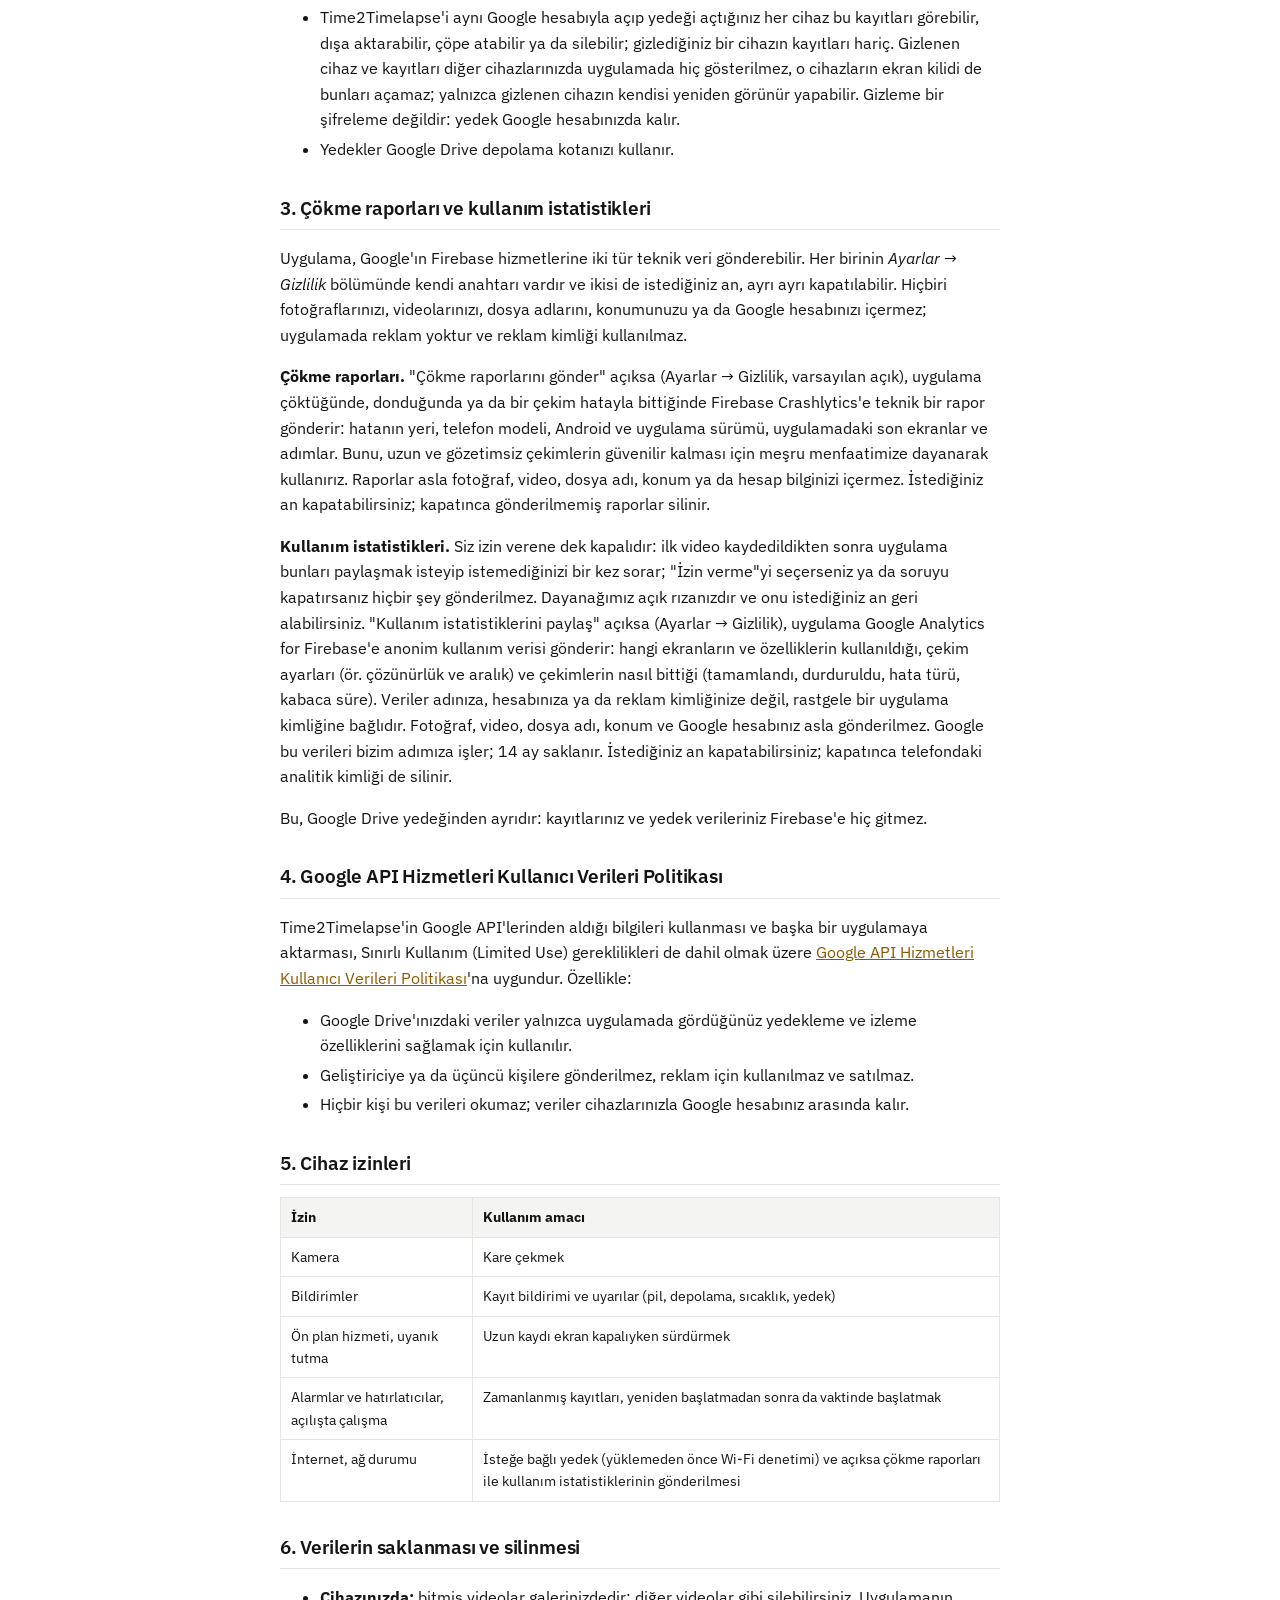
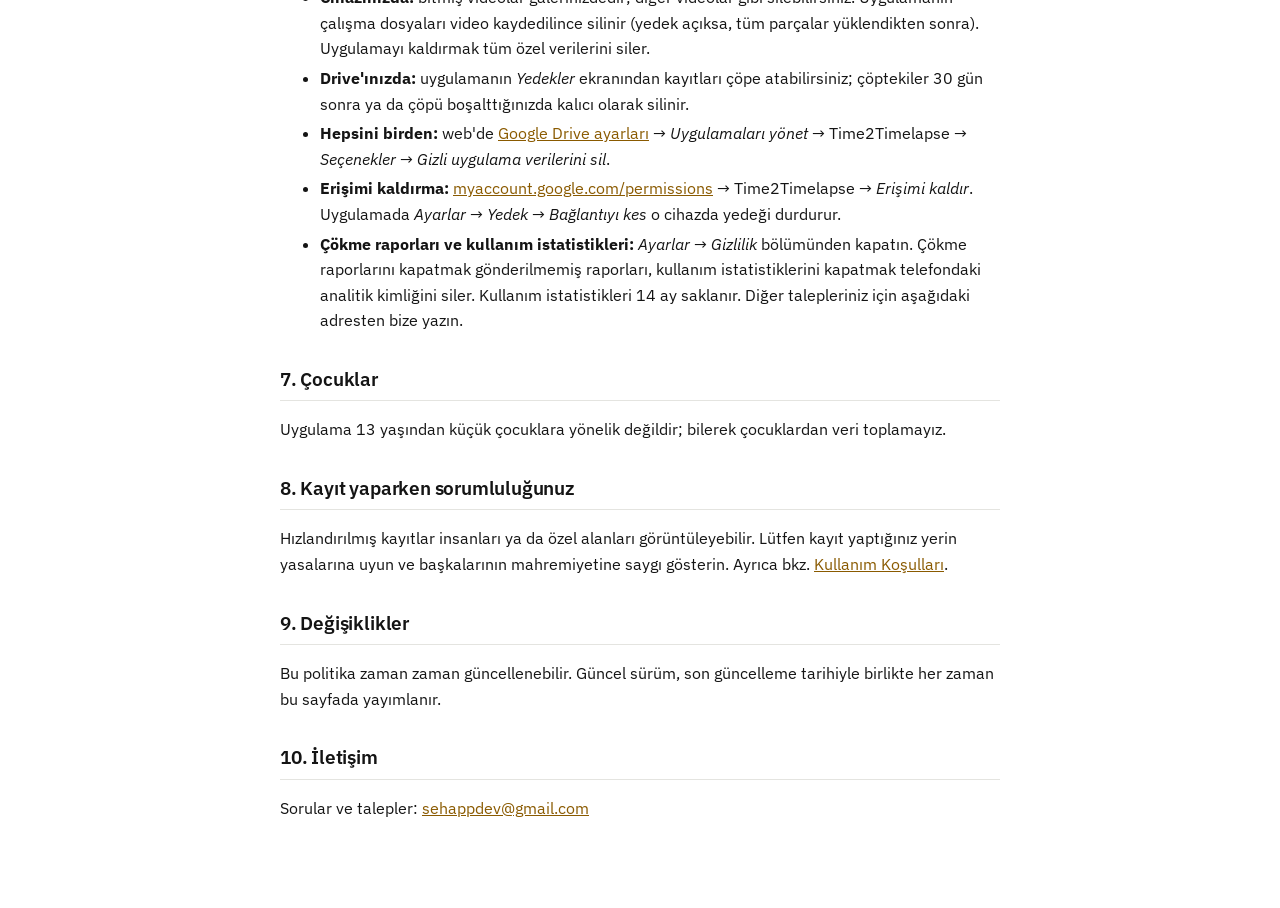
<file: time2timelapse/privacy-tr.html>
<!DOCTYPE html>
<html lang="tr">
<head>
<meta charset="UTF-8">
<meta name="viewport" content="width=device-width, initial-scale=1.0">
<title>Time2Timelapse — Gizlilik Politikası</title>
<meta name="description" content="Time2Timelapse kayıtlarınızı, isteğe bağlı Google Drive yedeğini, çökme raporlarını ve kullanım istatistiklerini nasıl işler. Geliştirici sunucusu yok, reklam yok.">
<link rel="icon" href="assets/icon.png">
<link rel="preconnect" href="https://fonts.googleapis.com">
<link rel="preconnect" href="https://fonts.gstatic.com" crossorigin>
<link rel="stylesheet" href="https://fonts.googleapis.com/css2?family=IBM+Plex+Mono:wght@500&family=IBM+Plex+Sans:wght@400;600&display=swap">
<link rel="stylesheet" href="assets/site.css">
<link rel="canonical" href="https://sehapps.github.io/time2timelapse/privacy-tr.html">
<link rel="alternate" hreflang="en" href="https://sehapps.github.io/time2timelapse/privacy-en.html">
<link rel="alternate" hreflang="tr" href="https://sehapps.github.io/time2timelapse/privacy-tr.html">
</head>
<body>
<main class="legal">
  <a class="back" href="tr/">← Time2Timelapse</a>
  <div style="text-align:right;font-size:14px"><a href="privacy-en.html">English</a></div>
  <h1>Gizlilik Politikası</h1>
  <p class="meta">
    Uygulama: Time2Timelapse (Android)<br>
    Yayıncı: Sehapps<br>
    İletişim: <a href="mailto:sehappdev@gmail.com">sehappdev@gmail.com</a><br>
    Son güncelleme: 20 Ekim 2026
  </p>

  <div class="summary">
    <strong>Kısaca:</strong> Time2Timelapse'in kendi sunucusu ya da hesap sistemi yoktur; kayıtlarınız
    geliştiriciye ulaşmaz. Kareler telefonunuzda çekilir ve videoya orada dönüştürülür.
    İsteğe bağlı Google Drive yedeğini açarsanız kayıtlarınız <em>kendi</em> Google Drive'ınızda Time2Timelapse'e
    ayrılmış, yalnızca bu uygulamanın açabildiği alana kopyalanır. Uzun kayıtların güvenilir kalması için
    uygulama teknik çökme raporları (Firebase Crashlytics) ve, yalnızca siz izin verirseniz, anonim kullanım istatistikleri
    (Google Analytics for Firebase) gönderir; fotoğraf, video, dosya adı, konum ya da hesap bilgisi asla gönderilmez.
    Her birini <em>Ayarlar → Gizlilik</em> bölümünden değiştirebilirsiniz. Reklam ve reklam kimliği yoktur.
  </div>

  <h2>1. Uygulamanın işlediği veriler</h2>
  <table>
    <thead>
      <tr><th>Veri</th><th>Nerede tutulur</th><th>Neden</th></tr>
    </thead>
    <tbody>
      <tr>
        <td>Kamera kareleri ve bitmiş videolar</td>
        <td>Cihazınızda: kayıt sürerken uygulamanın özel alanında, sonra galerinizde
          (<code>Movies/Time2Timelapse</code>)</td>
        <td>Hızlandırılmış videoyu oluşturmak</td>
      </tr>
      <tr>
        <td>Kayıt ayarları, zamanlamalar ve oturum kayıtları (başlangıç saati, aralık, kare sayıları)</td>
        <td>Cihazınızda, uygulamanın özel alanında</td>
        <td>Kayıtları sürdürmek ve tamamlamak, zamanlamalar</td>
      </tr>
      <tr>
        <td>Google hesabınızın e-posta adresi <em>(yalnızca yedeği açarsanız)</em></td>
        <td>Cihazınızda</td>
        <td>Yedeğin hangi hesaba bağlı olduğunu göstermek</td>
      </tr>
      <tr>
        <td>Video parçaları, küçük resimler ve kayıt kataloğu (parça saatleri, kare sayıları)
          <em>(yalnızca yedeği açarsanız)</em></td>
        <td>Google Drive'ınız, bu uygulamaya ayrılmış alan (<code>appDataFolder</code>)</td>
        <td>Yedekleme; diğer cihazlarınızdan izleme ve dışa aktarma</td>
      </tr>
      <tr>
        <td>Cihaz durumu: seçtiğiniz cihaz adı, telefon modeli, uygulama sürümü, pil düzeyi ve şarj durumu, boş alan,
          sıcaklık düzeyi, uyarılar, kaydın ilerleyişi <em>(yalnızca yedeği açarsanız)</em></td>
        <td>Google Drive'ınız, bu uygulamaya ayrılmış alan</td>
        <td>Kameranın durumunu diğer cihazlarınızda göstermek</td>
      </tr>
      <tr>
        <td>Etkinlik kayıtları: dışa aktarma, çöpe atma, geri yükleme ve silme işlemleri ile cihazlarınız arasında
          gönderilen istekler <em>(yalnızca yedeği açarsanız)</em></td>
        <td>Google Drive'ınız, bu uygulamaya ayrılmış alan</td>
        <td>Tüm cihazları eşit tutmak ve olanları göstermek</td>
      </tr>
    </tbody>
  </table>
  <p><strong>Toplamadıklarımız:</strong> adınız, telefon numaranız, konumunuz, kişileriniz, mikrofon sesi ve reklam
  kimliği. Uygulama ses kaydetmez. Çökme raporları ve kullanım istatistikleri 3. bölümde anlatılır.</p>

  <h2>2. İsteğe bağlı Google Drive yedeği</h2>
  <ul>
    <li>Yedek, siz <em>Ayarlar → Yedek</em> bölümünden açıp bir Google hesabı seçene dek kapalıdır.</li>
    <li>Uygulama yalnızca iki izin ister:
      <code>drive.appdata</code> — Drive'ınızda bu uygulamaya ayrılmış, yalnızca bu uygulamanın okuyup
      yazabildiği ve Drive dosya listenizde görünmeyen alan (uygulama Drive'ınızdaki diğer dosyaları göremez) ve
      <code>email</code> — hangi hesabın bağlı olduğunu bilmeniz için uygulamada gösterilen adresiniz.</li>
    <li>Oturum açma, cihazınızdaki Google Play hizmetleri üzerinden yapılır. Dosyalar cihazınızla Google arasında
      şifreli bağlantıyla (HTTPS) doğrudan aktarılır; bize ait bir sunucudan geçmez.</li>
    <li>Yüklemeler varsayılan olarak Wi-Fi ile yapılır. Mobil veri yalnızca siz izin verirseniz kullanılır.</li>
    <li>Time2Timelapse'i aynı Google hesabıyla açıp yedeği açtığınız her cihaz bu kayıtları görebilir, dışa
      aktarabilir, çöpe atabilir ya da silebilir; gizlediğiniz bir cihazın kayıtları hariç. Gizlenen cihaz ve
      kayıtları diğer cihazlarınızda uygulamada hiç gösterilmez, o cihazların ekran kilidi de bunları açamaz;
      yalnızca gizlenen cihazın kendisi yeniden görünür yapabilir. Gizleme bir şifreleme değildir: yedek Google
      hesabınızda kalır.</li>
    <li>Yedekler Google Drive depolama kotanızı kullanır.</li>
  </ul>

  <h2>3. Çökme raporları ve kullanım istatistikleri</h2>
  <p>Uygulama, Google'ın Firebase hizmetlerine iki tür teknik veri gönderebilir. Her birinin <em>Ayarlar → Gizlilik</em>
  bölümünde kendi anahtarı vardır ve ikisi de istediğiniz an, ayrı ayrı kapatılabilir. Hiçbiri fotoğraflarınızı,
  videolarınızı, dosya adlarını, konumunuzu ya da Google hesabınızı içermez; uygulamada reklam yoktur ve reklam
  kimliği kullanılmaz.</p>
  <p><strong>Çökme raporları.</strong> "Çökme raporlarını gönder" açıksa (Ayarlar → Gizlilik, varsayılan açık),
  uygulama çöktüğünde, donduğunda ya da bir çekim hatayla bittiğinde Firebase Crashlytics'e teknik bir rapor gönderir:
  hatanın yeri, telefon modeli, Android ve uygulama sürümü, uygulamadaki son ekranlar ve adımlar. Bunu, uzun ve
  gözetimsiz çekimlerin güvenilir kalması için meşru menfaatimize dayanarak kullanırız. Raporlar asla fotoğraf, video,
  dosya adı, konum ya da hesap bilginizi içermez. İstediğiniz an kapatabilirsiniz; kapatınca gönderilmemiş raporlar
  silinir.</p>
  <p><strong>Kullanım istatistikleri.</strong> Siz izin verene dek kapalıdır: ilk video kaydedildikten sonra uygulama
  bunları paylaşmak isteyip istemediğinizi bir kez sorar; "İzin verme"yi seçerseniz ya da soruyu kapatırsanız hiçbir şey
  gönderilmez. Dayanağımız açık rızanızdır ve onu istediğiniz an geri alabilirsiniz. "Kullanım istatistiklerini paylaş"
  açıksa (Ayarlar → Gizlilik), uygulama
  Google Analytics for Firebase'e anonim kullanım verisi gönderir: hangi ekranların ve özelliklerin kullanıldığı, çekim
  ayarları (ör. çözünürlük ve aralık) ve çekimlerin nasıl bittiği (tamamlandı, durduruldu, hata türü, kabaca süre).
  Veriler adınıza, hesabınıza ya da reklam kimliğinize değil, rastgele bir uygulama kimliğine bağlıdır. Fotoğraf,
  video, dosya adı, konum ve Google hesabınız asla gönderilmez. Google bu verileri bizim adımıza işler; 14 ay saklanır.
  İstediğiniz an kapatabilirsiniz; kapatınca telefondaki analitik kimliği de silinir.</p>
  <p>Bu, Google Drive yedeğinden ayrıdır: kayıtlarınız ve yedek verileriniz Firebase'e hiç gitmez.</p>

  <h2>4. Google API Hizmetleri Kullanıcı Verileri Politikası</h2>
  <p>Time2Timelapse'in Google API'lerinden aldığı bilgileri kullanması ve başka bir uygulamaya aktarması,
  Sınırlı Kullanım (Limited Use) gereklilikleri de dahil olmak üzere
  <a href="https://developers.google.com/terms/api-services-user-data-policy" target="_blank" rel="noopener">Google API Hizmetleri Kullanıcı Verileri Politikası</a>'na
  uygundur. Özellikle:</p>
  <ul>
    <li>Google Drive'ınızdaki veriler yalnızca uygulamada gördüğünüz yedekleme ve izleme özelliklerini sağlamak için kullanılır.</li>
    <li>Geliştiriciye ya da üçüncü kişilere gönderilmez, reklam için kullanılmaz ve satılmaz.</li>
    <li>Hiçbir kişi bu verileri okumaz; veriler cihazlarınızla Google hesabınız arasında kalır.</li>
  </ul>

  <h2>5. Cihaz izinleri</h2>
  <table>
    <thead><tr><th>İzin</th><th>Kullanım amacı</th></tr></thead>
    <tbody>
      <tr><td>Kamera</td><td>Kare çekmek</td></tr>
      <tr><td>Bildirimler</td><td>Kayıt bildirimi ve uyarılar (pil, depolama, sıcaklık, yedek)</td></tr>
      <tr><td>Ön plan hizmeti, uyanık tutma</td><td>Uzun kaydı ekran kapalıyken sürdürmek</td></tr>
      <tr><td>Alarmlar ve hatırlatıcılar, açılışta çalışma</td><td>Zamanlanmış kayıtları, yeniden başlatmadan sonra da vaktinde başlatmak</td></tr>
      <tr><td>İnternet, ağ durumu</td><td>İsteğe bağlı yedek (yüklemeden önce Wi-Fi denetimi) ve açıksa çökme raporları ile kullanım istatistiklerinin gönderilmesi</td></tr>
    </tbody>
  </table>

  <h2>6. Verilerin saklanması ve silinmesi</h2>
  <ul>
    <li><strong>Cihazınızda:</strong> bitmiş videolar galerinizdedir; diğer videolar gibi silebilirsiniz. Uygulamanın
      çalışma dosyaları video kaydedilince silinir (yedek açıksa, tüm parçalar yüklendikten sonra). Uygulamayı
      kaldırmak tüm özel verilerini siler.</li>
    <li><strong>Drive'ınızda:</strong> uygulamanın <em>Yedekler</em> ekranından kayıtları çöpe atabilirsiniz; çöptekiler
      30 gün sonra ya da çöpü boşalttığınızda kalıcı olarak silinir.</li>
    <li><strong>Hepsini birden:</strong> web'de <a href="https://drive.google.com/drive/settings" target="_blank" rel="noopener">Google Drive ayarları</a>
      → <em>Uygulamaları yönet</em> → Time2Timelapse → <em>Seçenekler</em> → <em>Gizli uygulama verilerini sil</em>.</li>
    <li><strong>Erişimi kaldırma:</strong> <a href="https://myaccount.google.com/permissions" target="_blank" rel="noopener">myaccount.google.com/permissions</a>
      → Time2Timelapse → <em>Erişimi kaldır</em>. Uygulamada <em>Ayarlar → Yedek → Bağlantıyı kes</em> o cihazda yedeği durdurur.</li>
    <li><strong>Çökme raporları ve kullanım istatistikleri:</strong> <em>Ayarlar → Gizlilik</em> bölümünden kapatın. Çökme
      raporlarını kapatmak gönderilmemiş raporları, kullanım istatistiklerini kapatmak telefondaki analitik kimliğini siler.
      Kullanım istatistikleri 14 ay saklanır. Diğer talepleriniz için aşağıdaki adresten bize yazın.</li>
  </ul>

  <h2>7. Çocuklar</h2>
  <p>Uygulama 13 yaşından küçük çocuklara yönelik değildir; bilerek çocuklardan veri toplamayız.</p>

  <h2>8. Kayıt yaparken sorumluluğunuz</h2>
  <p>Hızlandırılmış kayıtlar insanları ya da özel alanları görüntüleyebilir. Lütfen kayıt yaptığınız yerin
  yasalarına uyun ve başkalarının mahremiyetine saygı gösterin. Ayrıca bkz. <a href="terms-tr.html">Kullanım Koşulları</a>.</p>

  <h2>9. Değişiklikler</h2>
  <p>Bu politika zaman zaman güncellenebilir. Güncel sürüm, son güncelleme tarihiyle birlikte her zaman bu sayfada yayımlanır.</p>

  <h2>10. İletişim</h2>
  <p>Sorular ve talepler: <a href="mailto:sehappdev@gmail.com">sehappdev@gmail.com</a></p>
</main>
</body>
</html>
</file>
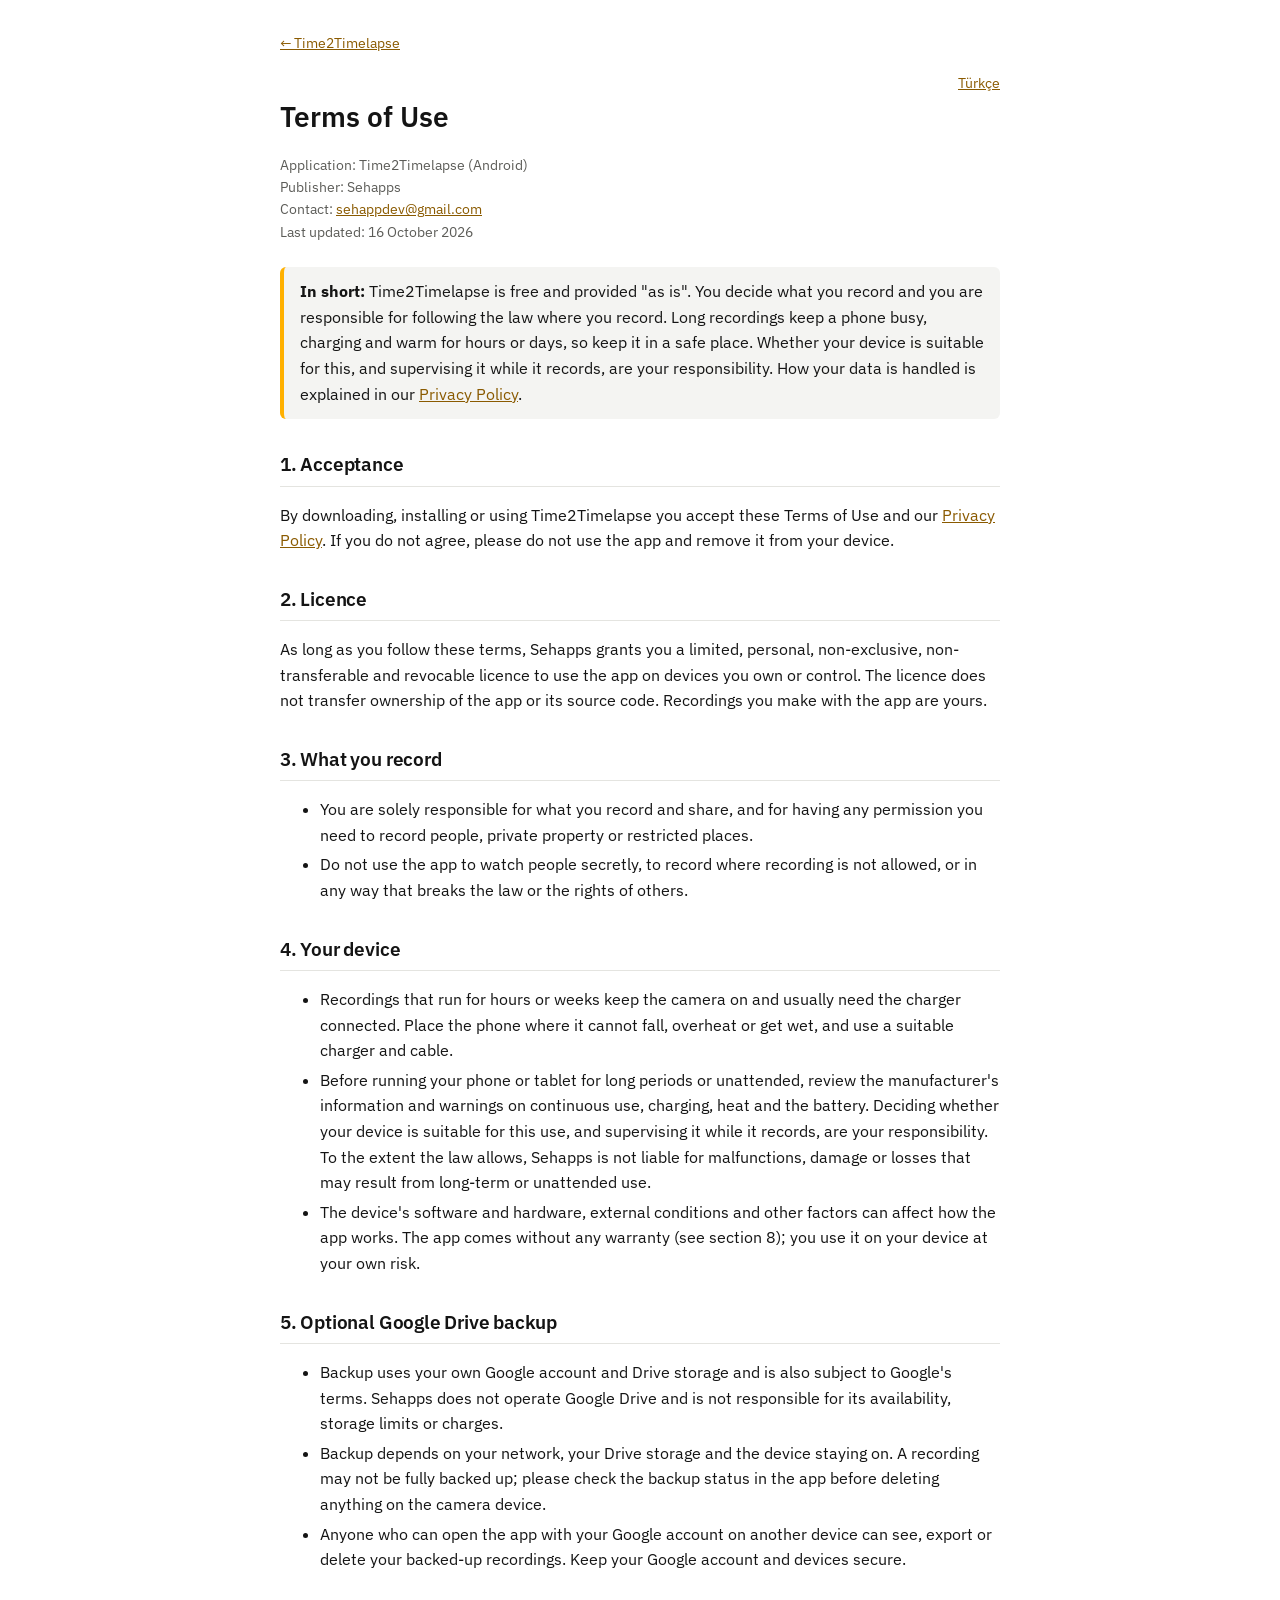
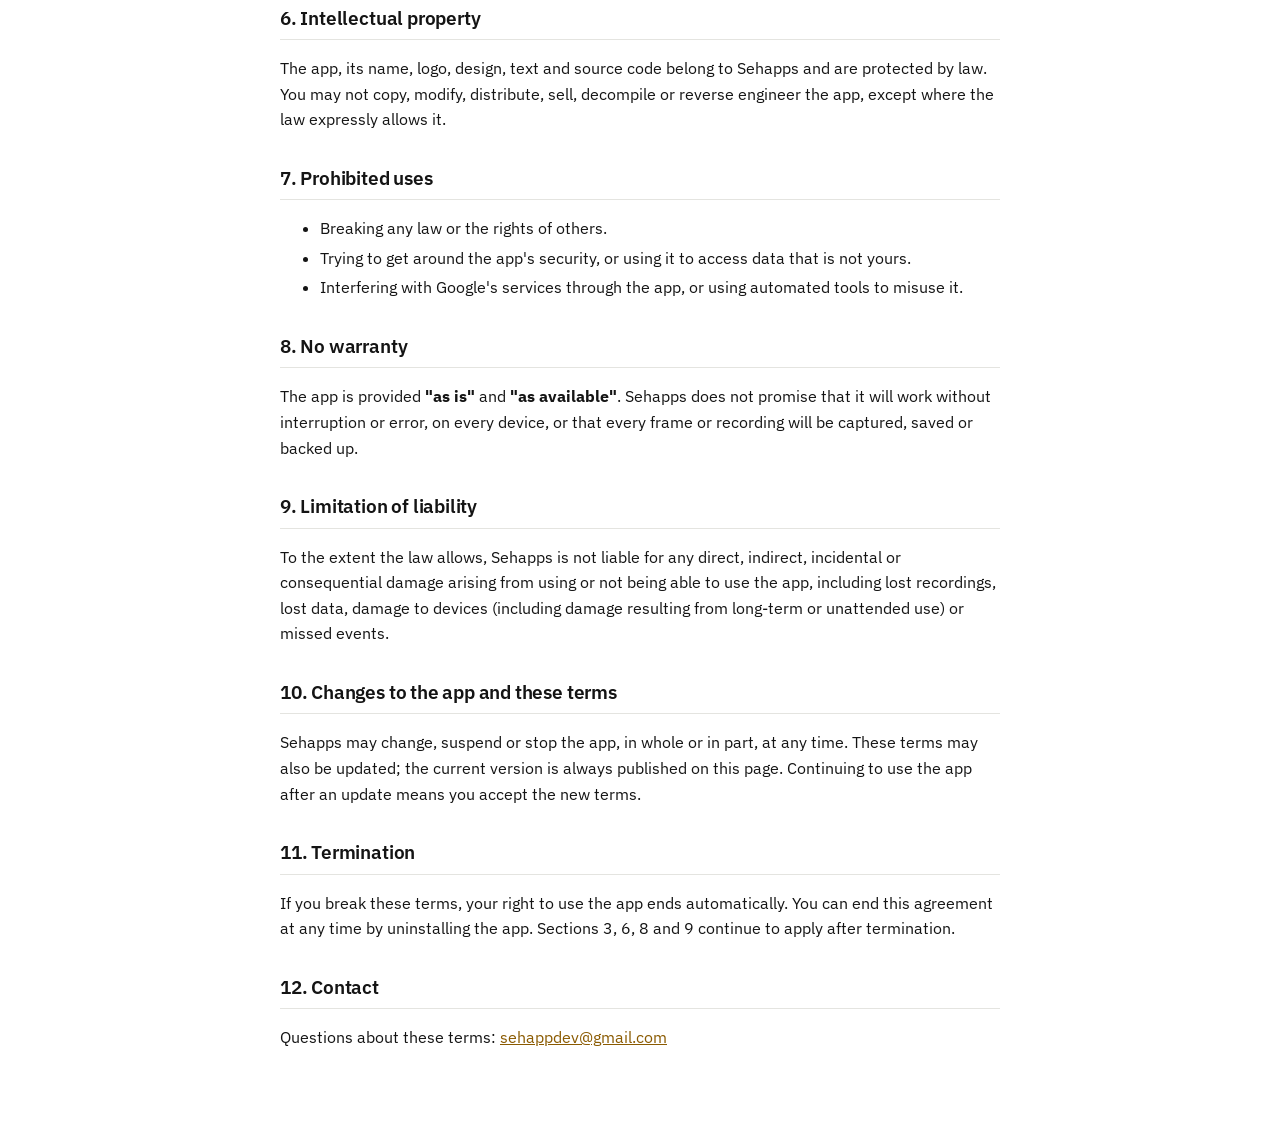
<file: time2timelapse/terms-en.html>
<!DOCTYPE html>
<html lang="en">
<head>
<meta charset="UTF-8">
<meta name="viewport" content="width=device-width, initial-scale=1.0">
<title>Time2Timelapse — Terms of Use</title>
<meta name="description" content="Terms of use for the Time2Timelapse Android app.">
<link rel="icon" href="assets/icon.png">
<link rel="preconnect" href="https://fonts.googleapis.com">
<link rel="preconnect" href="https://fonts.gstatic.com" crossorigin>
<link rel="stylesheet" href="https://fonts.googleapis.com/css2?family=IBM+Plex+Mono:wght@500&family=IBM+Plex+Sans:wght@400;600&display=swap">
<link rel="stylesheet" href="assets/site.css">
<link rel="canonical" href="https://sehapps.github.io/time2timelapse/terms-en.html">
<link rel="alternate" hreflang="en" href="https://sehapps.github.io/time2timelapse/terms-en.html">
<link rel="alternate" hreflang="tr" href="https://sehapps.github.io/time2timelapse/terms-tr.html">
</head>
<body>
<main class="legal">
  <a class="back" href="./">← Time2Timelapse</a>
  <div style="text-align:right;font-size:14px"><a href="terms-tr.html">Türkçe</a></div>
  <h1>Terms of Use</h1>
  <p class="meta">
    Application: Time2Timelapse (Android)<br>
    Publisher: Sehapps<br>
    Contact: <a href="mailto:sehappdev@gmail.com">sehappdev@gmail.com</a><br>
    Last updated: 16 October 2026
  </p>

  <div class="summary">
    <strong>In short:</strong> Time2Timelapse is free and provided "as is". You decide what you record and you are
    responsible for following the law where you record. Long recordings keep a phone busy, charging and warm for
    hours or days, so keep it in a safe place. Whether your device is suitable for this, and supervising it while it
    records, are your responsibility. How your data is handled is explained in our
    <a href="privacy-en.html">Privacy Policy</a>.
  </div>

  <h2>1. Acceptance</h2>
  <p>By downloading, installing or using Time2Timelapse you accept these Terms of Use and our
  <a href="privacy-en.html">Privacy Policy</a>. If you do not agree, please do not use the app and remove it from your device.</p>

  <h2>2. Licence</h2>
  <p>As long as you follow these terms, Sehapps grants you a limited, personal, non-exclusive, non-transferable and
  revocable licence to use the app on devices you own or control. The licence does not transfer ownership of the app
  or its source code. Recordings you make with the app are yours.</p>

  <h2>3. What you record</h2>
  <ul>
    <li>You are solely responsible for what you record and share, and for having any permission you need to record
      people, private property or restricted places.</li>
    <li>Do not use the app to watch people secretly, to record where recording is not allowed, or in any way that
      breaks the law or the rights of others.</li>
  </ul>

  <h2>4. Your device</h2>
  <ul>
    <li>Recordings that run for hours or weeks keep the camera on and usually need the charger connected. Place the
      phone where it cannot fall, overheat or get wet, and use a suitable charger and cable.</li>
    <li>Before running your phone or tablet for long periods or unattended, review the manufacturer's information and
      warnings on continuous use, charging, heat and the battery. Deciding whether your device is suitable for this use,
      and supervising it while it records, are your responsibility. To the extent the law allows, Sehapps is not liable
      for malfunctions, damage or losses that may result from long-term or unattended use.</li>
    <li>The device's software and hardware, external conditions and other factors can affect how the app works. The
      app comes without any warranty (see section 8); you use it on your device at your own risk.</li>
  </ul>

  <h2>5. Optional Google Drive backup</h2>
  <ul>
    <li>Backup uses your own Google account and Drive storage and is also subject to Google's terms. Sehapps does not
      operate Google Drive and is not responsible for its availability, storage limits or charges.</li>
    <li>Backup depends on your network, your Drive storage and the device staying on. A recording may not be fully
      backed up; please check the backup status in the app before deleting anything on the camera device.</li>
    <li>Anyone who can open the app with your Google account on another device can see, export or delete your backed-up
      recordings. Keep your Google account and devices secure.</li>
  </ul>

  <h2>6. Intellectual property</h2>
  <p>The app, its name, logo, design, text and source code belong to Sehapps and are protected by law. You may not
  copy, modify, distribute, sell, decompile or reverse engineer the app, except where the law expressly allows it.</p>

  <h2>7. Prohibited uses</h2>
  <ul>
    <li>Breaking any law or the rights of others.</li>
    <li>Trying to get around the app's security, or using it to access data that is not yours.</li>
    <li>Interfering with Google's services through the app, or using automated tools to misuse it.</li>
  </ul>

  <h2>8. No warranty</h2>
  <p>The app is provided <strong>"as is"</strong> and <strong>"as available"</strong>. Sehapps does not promise
  that it will work without interruption or error, on every device, or that every frame or recording will be captured,
  saved or backed up.</p>

  <h2>9. Limitation of liability</h2>
  <p>To the extent the law allows, Sehapps is not liable for any direct, indirect, incidental or consequential damage
  arising from using or not being able to use the app, including lost recordings, lost data, damage to devices
  (including damage resulting from long-term or unattended use) or missed events.</p>

  <h2>10. Changes to the app and these terms</h2>
  <p>Sehapps may change, suspend or stop the app, in whole or in part, at any time. These terms may also be updated;
  the current version is always published on this page. Continuing to use the app after an update means you accept
  the new terms.</p>

  <h2>11. Termination</h2>
  <p>If you break these terms, your right to use the app ends automatically. You can end this agreement at any time by
  uninstalling the app. Sections 3, 6, 8 and 9 continue to apply after termination.</p>

  <h2>12. Contact</h2>
  <p>Questions about these terms: <a href="mailto:sehappdev@gmail.com">sehappdev@gmail.com</a></p>
</main>
</body>
</html>
</file>
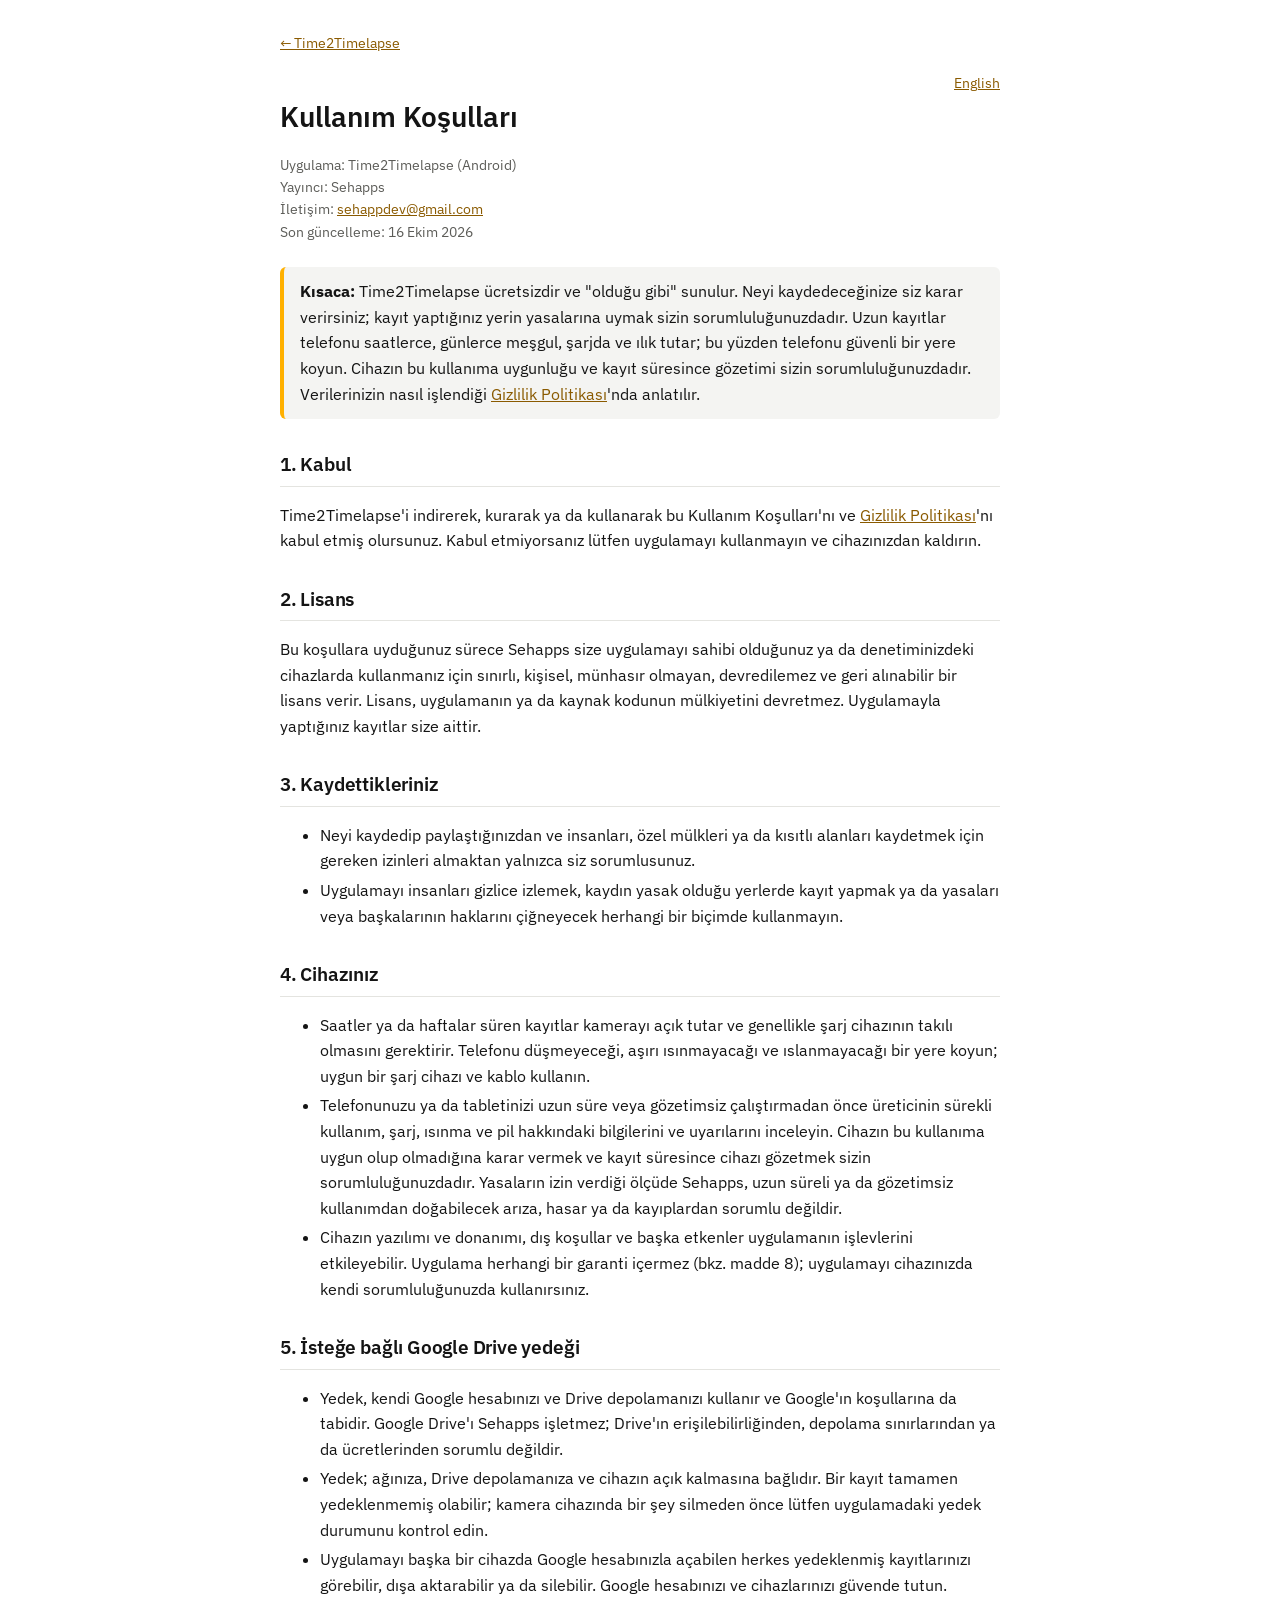
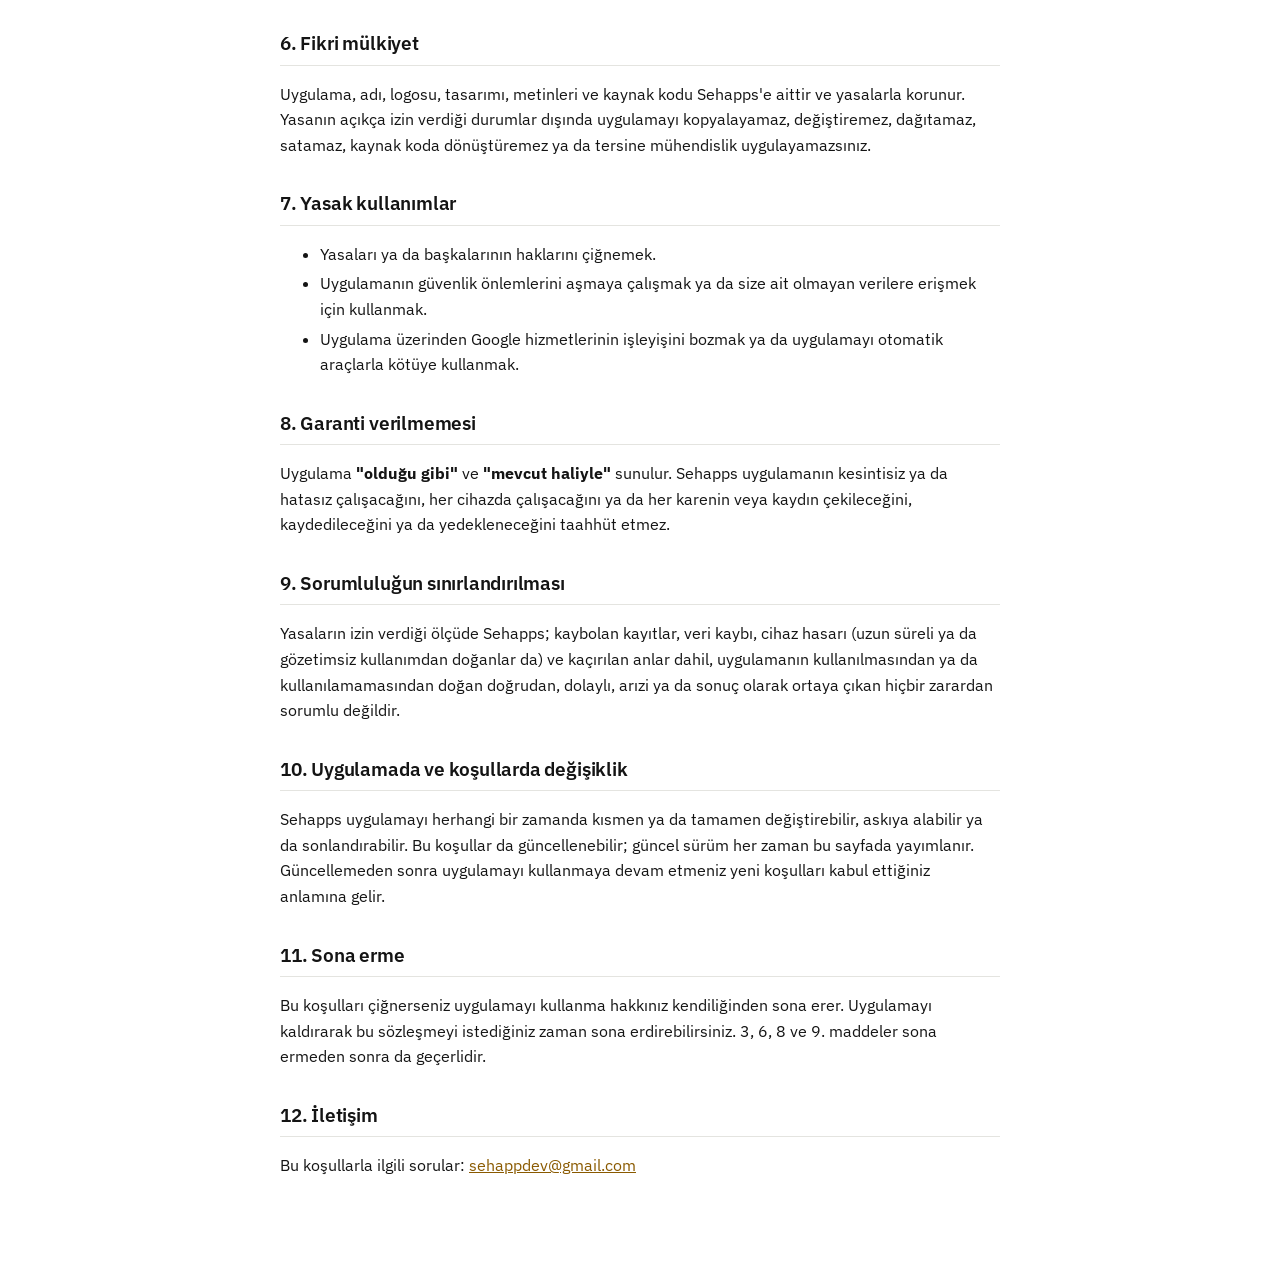
<file: time2timelapse/terms-tr.html>
<!DOCTYPE html>
<html lang="tr">
<head>
<meta charset="UTF-8">
<meta name="viewport" content="width=device-width, initial-scale=1.0">
<title>Time2Timelapse — Kullanım Koşulları</title>
<meta name="description" content="Time2Timelapse Android uygulamasının kullanım koşulları.">
<link rel="icon" href="assets/icon.png">
<link rel="preconnect" href="https://fonts.googleapis.com">
<link rel="preconnect" href="https://fonts.gstatic.com" crossorigin>
<link rel="stylesheet" href="https://fonts.googleapis.com/css2?family=IBM+Plex+Mono:wght@500&family=IBM+Plex+Sans:wght@400;600&display=swap">
<link rel="stylesheet" href="assets/site.css">
<link rel="canonical" href="https://sehapps.github.io/time2timelapse/terms-tr.html">
<link rel="alternate" hreflang="en" href="https://sehapps.github.io/time2timelapse/terms-en.html">
<link rel="alternate" hreflang="tr" href="https://sehapps.github.io/time2timelapse/terms-tr.html">
</head>
<body>
<main class="legal">
  <a class="back" href="tr/">← Time2Timelapse</a>
  <div style="text-align:right;font-size:14px"><a href="terms-en.html">English</a></div>
  <h1>Kullanım Koşulları</h1>
  <p class="meta">
    Uygulama: Time2Timelapse (Android)<br>
    Yayıncı: Sehapps<br>
    İletişim: <a href="mailto:sehappdev@gmail.com">sehappdev@gmail.com</a><br>
    Son güncelleme: 16 Ekim 2026
  </p>

  <div class="summary">
    <strong>Kısaca:</strong> Time2Timelapse ücretsizdir ve "olduğu gibi" sunulur. Neyi kaydedeceğinize siz karar
    verirsiniz; kayıt yaptığınız yerin yasalarına uymak sizin sorumluluğunuzdadır. Uzun kayıtlar telefonu saatlerce,
    günlerce meşgul, şarjda ve ılık tutar; bu yüzden telefonu güvenli bir yere koyun. Cihazın bu kullanıma uygunluğu ve
    kayıt süresince gözetimi sizin sorumluluğunuzdadır. Verilerinizin nasıl işlendiği
    <a href="privacy-tr.html">Gizlilik Politikası</a>'nda anlatılır.
  </div>

  <h2>1. Kabul</h2>
  <p>Time2Timelapse'i indirerek, kurarak ya da kullanarak bu Kullanım Koşulları'nı ve
  <a href="privacy-tr.html">Gizlilik Politikası</a>'nı kabul etmiş olursunuz. Kabul etmiyorsanız lütfen uygulamayı
  kullanmayın ve cihazınızdan kaldırın.</p>

  <h2>2. Lisans</h2>
  <p>Bu koşullara uyduğunuz sürece Sehapps size uygulamayı sahibi olduğunuz ya da denetiminizdeki cihazlarda kullanmanız
  için sınırlı, kişisel, münhasır olmayan, devredilemez ve geri alınabilir bir lisans verir. Lisans, uygulamanın ya da
  kaynak kodunun mülkiyetini devretmez. Uygulamayla yaptığınız kayıtlar size aittir.</p>

  <h2>3. Kaydettikleriniz</h2>
  <ul>
    <li>Neyi kaydedip paylaştığınızdan ve insanları, özel mülkleri ya da kısıtlı alanları kaydetmek için gereken
      izinleri almaktan yalnızca siz sorumlusunuz.</li>
    <li>Uygulamayı insanları gizlice izlemek, kaydın yasak olduğu yerlerde kayıt yapmak ya da yasaları veya
      başkalarının haklarını çiğneyecek herhangi bir biçimde kullanmayın.</li>
  </ul>

  <h2>4. Cihazınız</h2>
  <ul>
    <li>Saatler ya da haftalar süren kayıtlar kamerayı açık tutar ve genellikle şarj cihazının takılı olmasını gerektirir.
      Telefonu düşmeyeceği, aşırı ısınmayacağı ve ıslanmayacağı bir yere koyun; uygun bir şarj cihazı ve kablo kullanın.</li>
    <li>Telefonunuzu ya da tabletinizi uzun süre veya gözetimsiz çalıştırmadan önce üreticinin sürekli kullanım, şarj,
      ısınma ve pil hakkındaki bilgilerini ve uyarılarını inceleyin. Cihazın bu kullanıma uygun olup olmadığına karar
      vermek ve kayıt süresince cihazı gözetmek sizin sorumluluğunuzdadır. Yasaların izin verdiği ölçüde Sehapps, uzun
      süreli ya da gözetimsiz kullanımdan doğabilecek arıza, hasar ya da kayıplardan sorumlu değildir.</li>
    <li>Cihazın yazılımı ve donanımı, dış koşullar ve başka etkenler uygulamanın işlevlerini etkileyebilir. Uygulama
      herhangi bir garanti içermez (bkz. madde 8); uygulamayı cihazınızda kendi sorumluluğunuzda kullanırsınız.</li>
  </ul>

  <h2>5. İsteğe bağlı Google Drive yedeği</h2>
  <ul>
    <li>Yedek, kendi Google hesabınızı ve Drive depolamanızı kullanır ve Google'ın koşullarına da tabidir. Google Drive'ı
      Sehapps işletmez; Drive'ın erişilebilirliğinden, depolama sınırlarından ya da ücretlerinden sorumlu değildir.</li>
    <li>Yedek; ağınıza, Drive depolamanıza ve cihazın açık kalmasına bağlıdır. Bir kayıt tamamen yedeklenmemiş olabilir;
      kamera cihazında bir şey silmeden önce lütfen uygulamadaki yedek durumunu kontrol edin.</li>
    <li>Uygulamayı başka bir cihazda Google hesabınızla açabilen herkes yedeklenmiş kayıtlarınızı görebilir, dışa
      aktarabilir ya da silebilir. Google hesabınızı ve cihazlarınızı güvende tutun.</li>
  </ul>

  <h2>6. Fikri mülkiyet</h2>
  <p>Uygulama, adı, logosu, tasarımı, metinleri ve kaynak kodu Sehapps'e aittir ve yasalarla korunur. Yasanın açıkça izin
  verdiği durumlar dışında uygulamayı kopyalayamaz, değiştiremez, dağıtamaz, satamaz, kaynak koda dönüştüremez ya da tersine
  mühendislik uygulayamazsınız.</p>

  <h2>7. Yasak kullanımlar</h2>
  <ul>
    <li>Yasaları ya da başkalarının haklarını çiğnemek.</li>
    <li>Uygulamanın güvenlik önlemlerini aşmaya çalışmak ya da size ait olmayan verilere erişmek için kullanmak.</li>
    <li>Uygulama üzerinden Google hizmetlerinin işleyişini bozmak ya da uygulamayı otomatik araçlarla kötüye kullanmak.</li>
  </ul>

  <h2>8. Garanti verilmemesi</h2>
  <p>Uygulama <strong>"olduğu gibi"</strong> ve <strong>"mevcut haliyle"</strong> sunulur. Sehapps uygulamanın kesintisiz ya
  da hatasız çalışacağını, her cihazda çalışacağını ya da her karenin veya kaydın çekileceğini, kaydedileceğini ya da
  yedekleneceğini taahhüt etmez.</p>

  <h2>9. Sorumluluğun sınırlandırılması</h2>
  <p>Yasaların izin verdiği ölçüde Sehapps; kaybolan kayıtlar, veri kaybı, cihaz hasarı (uzun süreli ya da gözetimsiz
  kullanımdan doğanlar da) ve kaçırılan anlar dahil,
  uygulamanın kullanılmasından ya da kullanılamamasından doğan doğrudan, dolaylı, arızi ya da sonuç olarak ortaya çıkan
  hiçbir zarardan sorumlu değildir.</p>

  <h2>10. Uygulamada ve koşullarda değişiklik</h2>
  <p>Sehapps uygulamayı herhangi bir zamanda kısmen ya da tamamen değiştirebilir, askıya alabilir ya da sonlandırabilir.
  Bu koşullar da güncellenebilir; güncel sürüm her zaman bu sayfada yayımlanır. Güncellemeden sonra uygulamayı kullanmaya
  devam etmeniz yeni koşulları kabul ettiğiniz anlamına gelir.</p>

  <h2>11. Sona erme</h2>
  <p>Bu koşulları çiğnerseniz uygulamayı kullanma hakkınız kendiliğinden sona erer. Uygulamayı kaldırarak bu sözleşmeyi
  istediğiniz zaman sona erdirebilirsiniz. 3, 6, 8 ve 9. maddeler sona ermeden sonra da geçerlidir.</p>

  <h2>12. İletişim</h2>
  <p>Bu koşullarla ilgili sorular: <a href="mailto:sehappdev@gmail.com">sehappdev@gmail.com</a></p>
</main>
</body>
</html>
</file>
<file: time2timelapse/assets/site.css>
/* Time2Timelapse tanıtım sitesi — uygulamanın tasarım dili: grafit zemin, tek amber vurgu, IBM Plex. */
:root {
  --bg: #ffffff;
  --bg-alt: #f4f4f2;
  --fg: #141414;
  --muted: #5c5c58;
  --accent: #8a5a00;          /* açık zeminde okunabilir amber */
  --accent-strong: #ffb000;   /* tasarım sisteminin amberi */
  --accent-fg: #1a1200;
  --border: #e4e4e0;
  --dark: #0a0a0a;
  --dark-fg: #f4f4f2;
  --dark-muted: #a8a8a4;
  --record: #ff3b30;
}
@media (prefers-color-scheme: dark) {
  :root {
    --bg: #0f0f0f;
    --bg-alt: #161616;
    --fg: #f4f4f2;
    --muted: #a8a8a4;
    --accent: #ffb000;
    --accent-fg: #1a1200;
    --border: #262626;
    --dark: #080808;
    --dark-muted: #9a9a96;
  }
}

* { box-sizing: border-box; }

/* width/height öznitelikleri yerleşim kaymasını önler; height:auto olmadan max-width görselleri ezer. */
img { max-width: 100%; height: auto; }

body {
  margin: 0;
  background: var(--bg);
  color: var(--fg);
  font-family: "IBM Plex Sans", -apple-system, BlinkMacSystemFont, "Segoe UI", Roboto, Arial, sans-serif;
  line-height: 1.6;
  font-size: 16px;
  -webkit-font-smoothing: antialiased;
}

.wrap { max-width: 1040px; margin: 0 auto; padding: 0 20px; }
.narrow { max-width: 760px; }
a { color: var(--accent); }
.mono { font-family: "IBM Plex Mono", ui-monospace, monospace; }

/* ---------- üst bar ---------- */
.topbar { display: flex; align-items: center; justify-content: space-between; gap: 16px; padding: 16px 0; }
.brand { display: flex; align-items: center; gap: 12px; font-weight: 600; font-size: 24px; letter-spacing: -0.01em; color: var(--fg); text-decoration: none; }
.brand img { width: 42px; height: 42px; border-radius: 10px; }
.topnav { display: flex; gap: 18px; font-size: 14px; }
.topnav a { color: var(--dark-muted); text-decoration: none; }
.topnav a:hover { color: var(--dark-fg); }

/* ---------- hero ---------- */
.hero { background: var(--dark); color: var(--dark-fg); padding: 56px 0 0; overflow: hidden; }
.hero .wrap { display: grid; grid-template-columns: 1.1fr 0.9fr; gap: 40px; align-items: end; }
.hero-copy { padding-bottom: 64px; }
.eyebrow {
  display: inline-block; font-family: "IBM Plex Mono", ui-monospace, monospace; font-size: 12px;
  letter-spacing: .12em; text-transform: uppercase; color: var(--accent-strong);
  border: 1px solid rgba(255,176,0,.45); border-radius: 999px; padding: 4px 12px; margin-bottom: 20px;
}
.hero h1 { font-size: 42px; line-height: 1.15; margin: 0 0 16px; letter-spacing: -0.02em; font-weight: 600; }
.hero h1 em { font-style: normal; color: var(--accent-strong); }
.hero p.lede { font-size: 18px; color: var(--dark-muted); margin: 0 0 28px; max-width: 46ch; }
.hero-shot { display: flex; justify-content: center; padding-bottom: 40px; }
.hero-shot img {
  width: 100%; max-width: 300px; display: block;
  border-radius: 18px; border: 1px solid rgba(255,255,255,.1); box-shadow: 0 18px 45px rgba(0,0,0,.6);
}
.cta-note { display: block; margin-top: 12px; font-size: 14px; color: var(--dark-muted); }

/* Zaman şeridi süsü: uygulamadaki saat şeridinin karşılığı. */
.strip { display: flex; gap: 4px; margin: 0 0 28px; max-width: 420px; }
.strip i { flex: 1; height: 22px; border-radius: 3px; background: #262626; }
.strip i.on { background: var(--accent-strong); }
.strip i.rec { background: rgba(255,59,48,.55); }

/* resmî Google Play rozeti — Google'ın marka kuralları gereği değiştirilmez, en az 40px yükseklik */
.badge { display: inline-block; line-height: 0; }
.badge img { height: 56px; width: auto; display: block; }
.badge:hover { opacity: .88; }

/* ---------- bölümler ---------- */
section { padding: 64px 0; }
section.alt { background: var(--bg-alt); }
h2 { font-size: 28px; letter-spacing: -0.01em; margin: 0 0 8px; font-weight: 600; }
.section-lede { color: var(--muted); margin: 0 0 36px; font-size: 17px; }

.values { display: grid; grid-template-columns: repeat(auto-fit, minmax(230px, 1fr)); gap: 24px; }
.value h3 { margin: 0 0 6px; font-size: 17px; font-weight: 600; }
.value p { margin: 0; color: var(--muted); font-size: 15px; }
.value .num {
  display: inline-flex; align-items: center; justify-content: center;
  width: 30px; height: 30px; border-radius: 8px; margin-bottom: 12px;
  background: var(--accent-strong); color: var(--accent-fg); font-weight: 600; font-size: 14px;
  font-family: "IBM Plex Mono", ui-monospace, monospace;
}

/* ---------- ekran görüntüleri ---------- */
.shots { display: grid; grid-template-columns: repeat(auto-fit, minmax(190px, 1fr)); gap: 28px; }
.shot img {
  width: 100%; max-width: 240px; margin: 0 auto; display: block;
  border-radius: 14px; border: 1px solid var(--border); background: #0a0a0a;
}
.shot figcaption { margin-top: 10px; font-size: 14px; color: var(--muted); text-align: center; }

/* ---------- künye ---------- */
.kit { display: grid; grid-template-columns: repeat(auto-fit, minmax(240px, 1fr)); gap: 20px; }
.kit div { border: 1px solid var(--border); border-radius: 12px; padding: 18px; }
.kit h3 { margin: 0 0 6px; font-size: 16px; }
.kit p { margin: 0; font-size: 14px; color: var(--muted); }
.facts { margin: 0; font-size: 14px; color: var(--muted); }
.facts dt { font-weight: 600; color: var(--fg); }
.facts dd { margin: 0 0 10px; }
.facts dd:last-child { margin-bottom: 0; }

/* ---------- alt bilgi ---------- */
footer { background: var(--dark); color: var(--dark-muted); padding: 48px 0; font-size: 14px; }
footer a { color: var(--dark-fg); text-decoration: none; }
footer a:hover { text-decoration: underline; }
.footer-grid { display: flex; flex-wrap: wrap; gap: 28px; justify-content: space-between; align-items: flex-start; }
.footer-links { display: flex; flex-wrap: wrap; gap: 20px; }
.copyright { margin-top: 28px; font-size: 13px; }

@media (max-width: 820px) {
  .hero { padding-top: 40px; }
  .hero .wrap { grid-template-columns: 1fr; gap: 28px; }
  .hero-copy { padding-bottom: 0; }
  .hero h1 { font-size: 31px; }
  .hero-shot { padding-bottom: 0; }
  section { padding: 48px 0; }
  h2 { font-size: 24px; }
  .topnav { display: none; }
  .brand { font-size: 21px; }
  .brand img { width: 36px; height: 36px; }
  .badge img { height: 50px; }
}

/* ---------- hukuki sayfalar ---------- */
.legal { max-width: 760px; margin: 0 auto; padding: 32px 20px 72px; }
.legal h1 { font-size: 28px; margin: 0 0 8px; font-weight: 600; }
.legal h2 { font-size: 19px; margin-top: 30px; border-bottom: 1px solid var(--border); padding-bottom: 6px; }
.legal .meta { color: var(--muted); font-size: 14px; margin-bottom: 24px; }
.legal .summary { background: var(--bg-alt); border-left: 4px solid var(--accent-strong); padding: 12px 16px; border-radius: 6px; margin: 16px 0 24px; }
.legal .back { font-size: 14px; margin-bottom: 18px; display: block; }
.legal table { width: 100%; border-collapse: collapse; margin: 12px 0; font-size: 14px; }
.legal th, .legal td { border: 1px solid var(--border); padding: 8px 10px; text-align: left; vertical-align: top; }
.legal th { background: var(--bg-alt); }
.legal code { background: var(--bg-alt); padding: 1px 6px; border-radius: 4px; font-size: 14px; overflow-wrap: anywhere; }
/* Dar ekranda uzun sözcükler ve yollar hücre içinde kırılır (yatay kaydırma olmaz). */
.legal th, .legal td { overflow-wrap: anywhere; hyphens: auto; }
.legal li { margin: 4px 0; }

/* 404 sayfasındaki tek düğme. */
.cta { display: inline-block; background: var(--accent-strong); color: var(--accent-fg); font-weight: 600; text-decoration: none; padding: 12px 22px; border-radius: 10px; }
.cta:hover { opacity: .9; }
</file>
